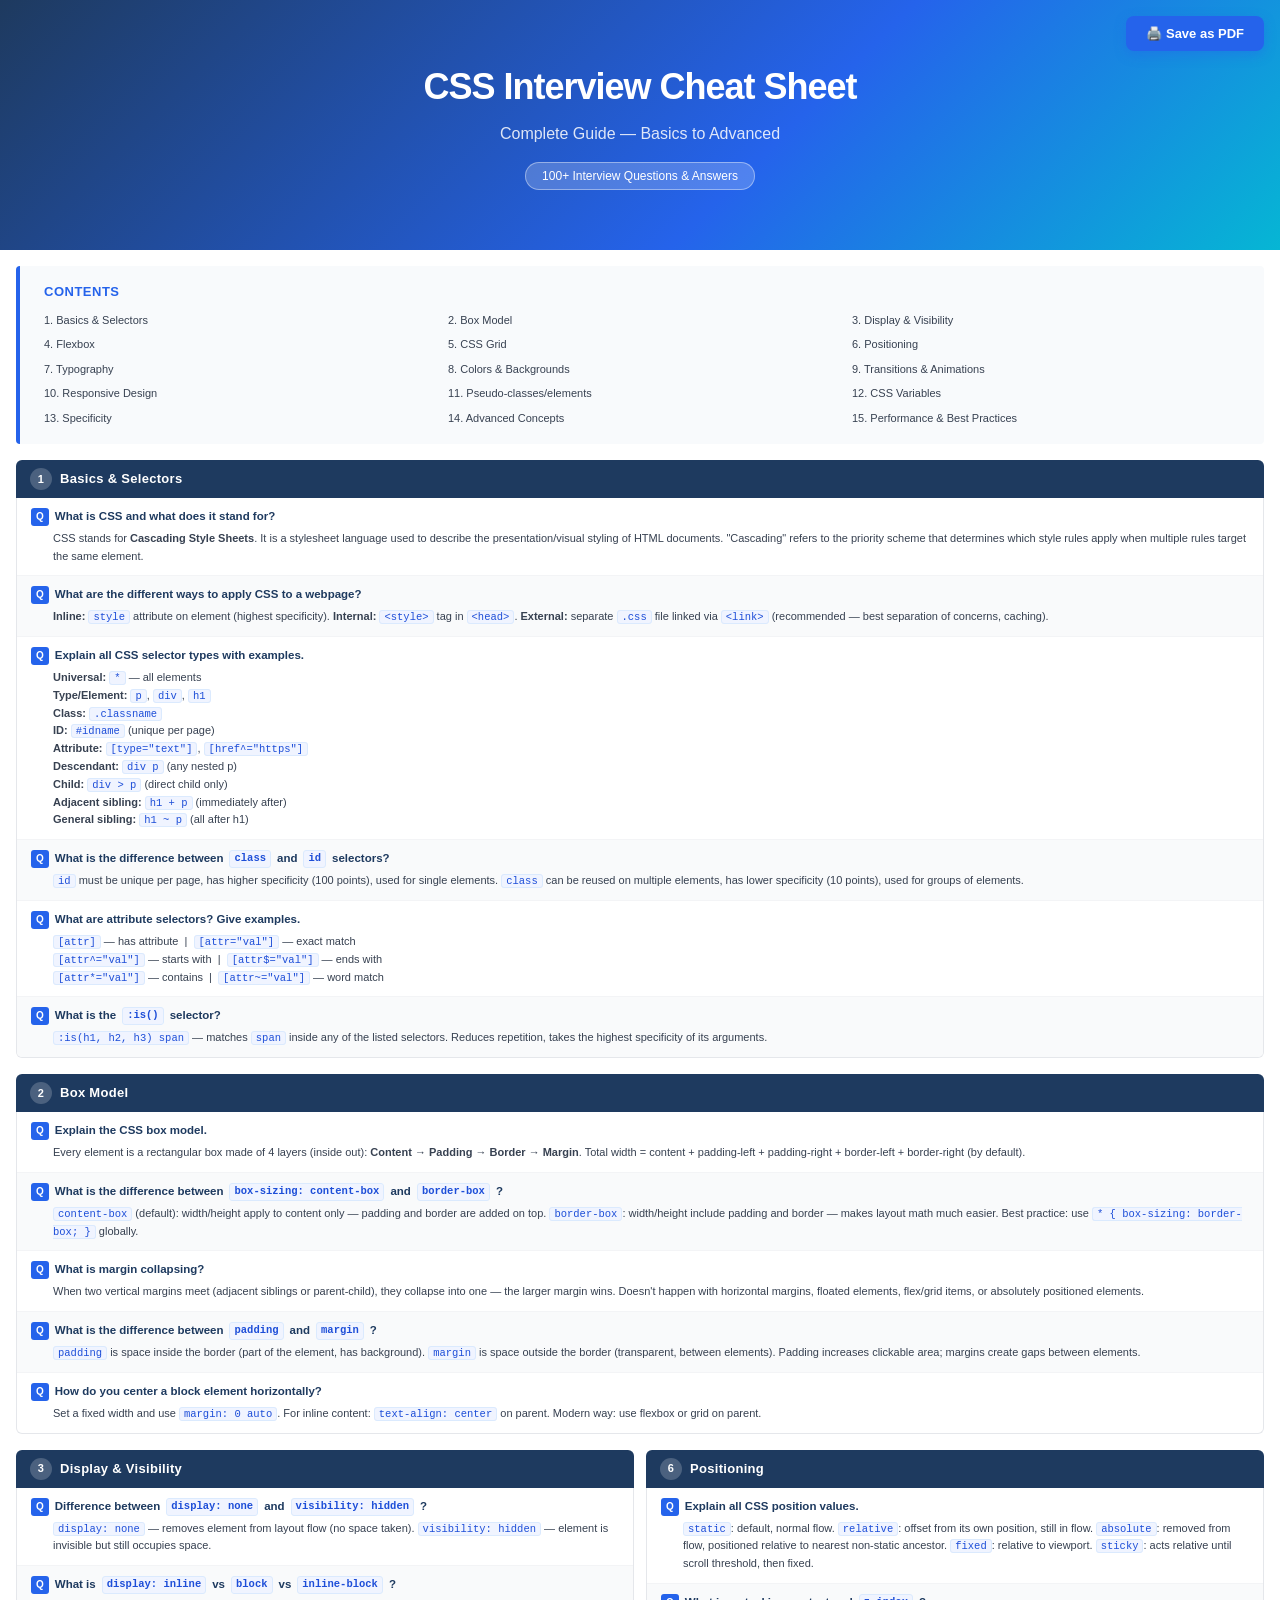
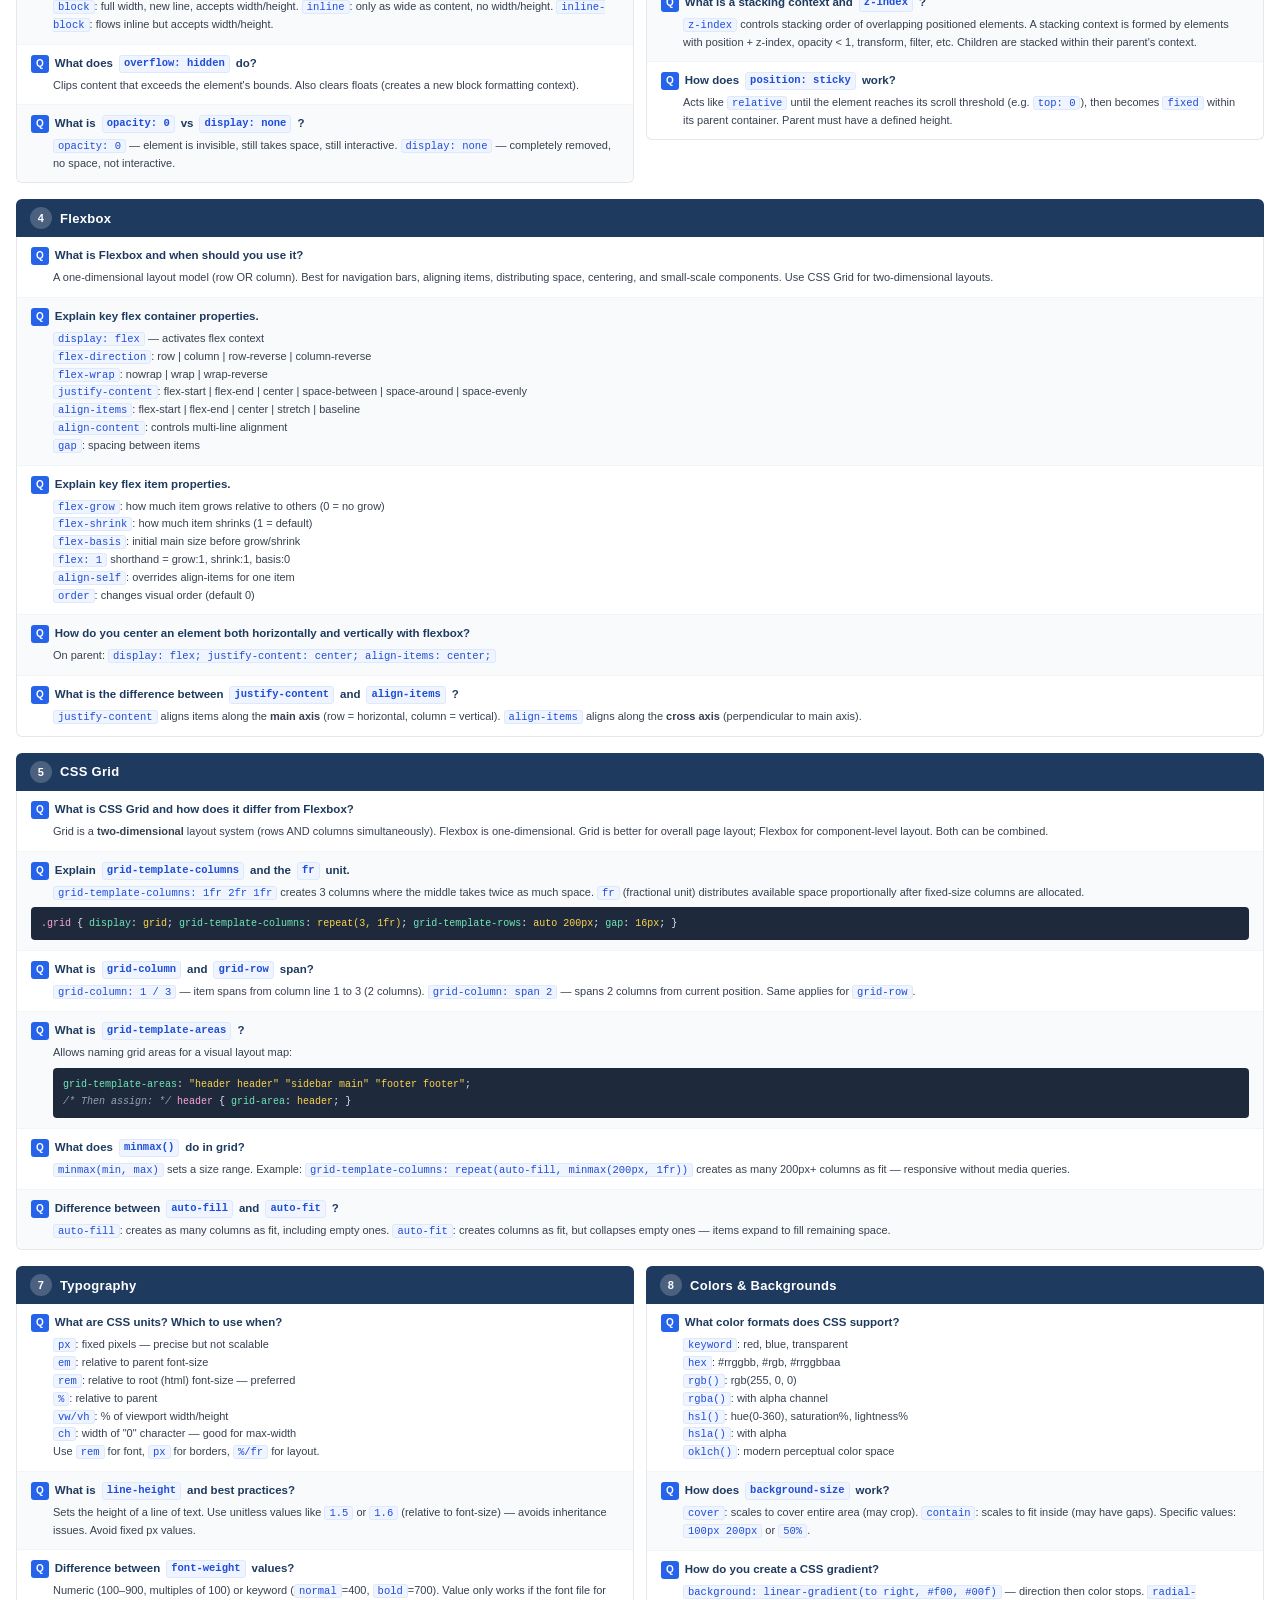
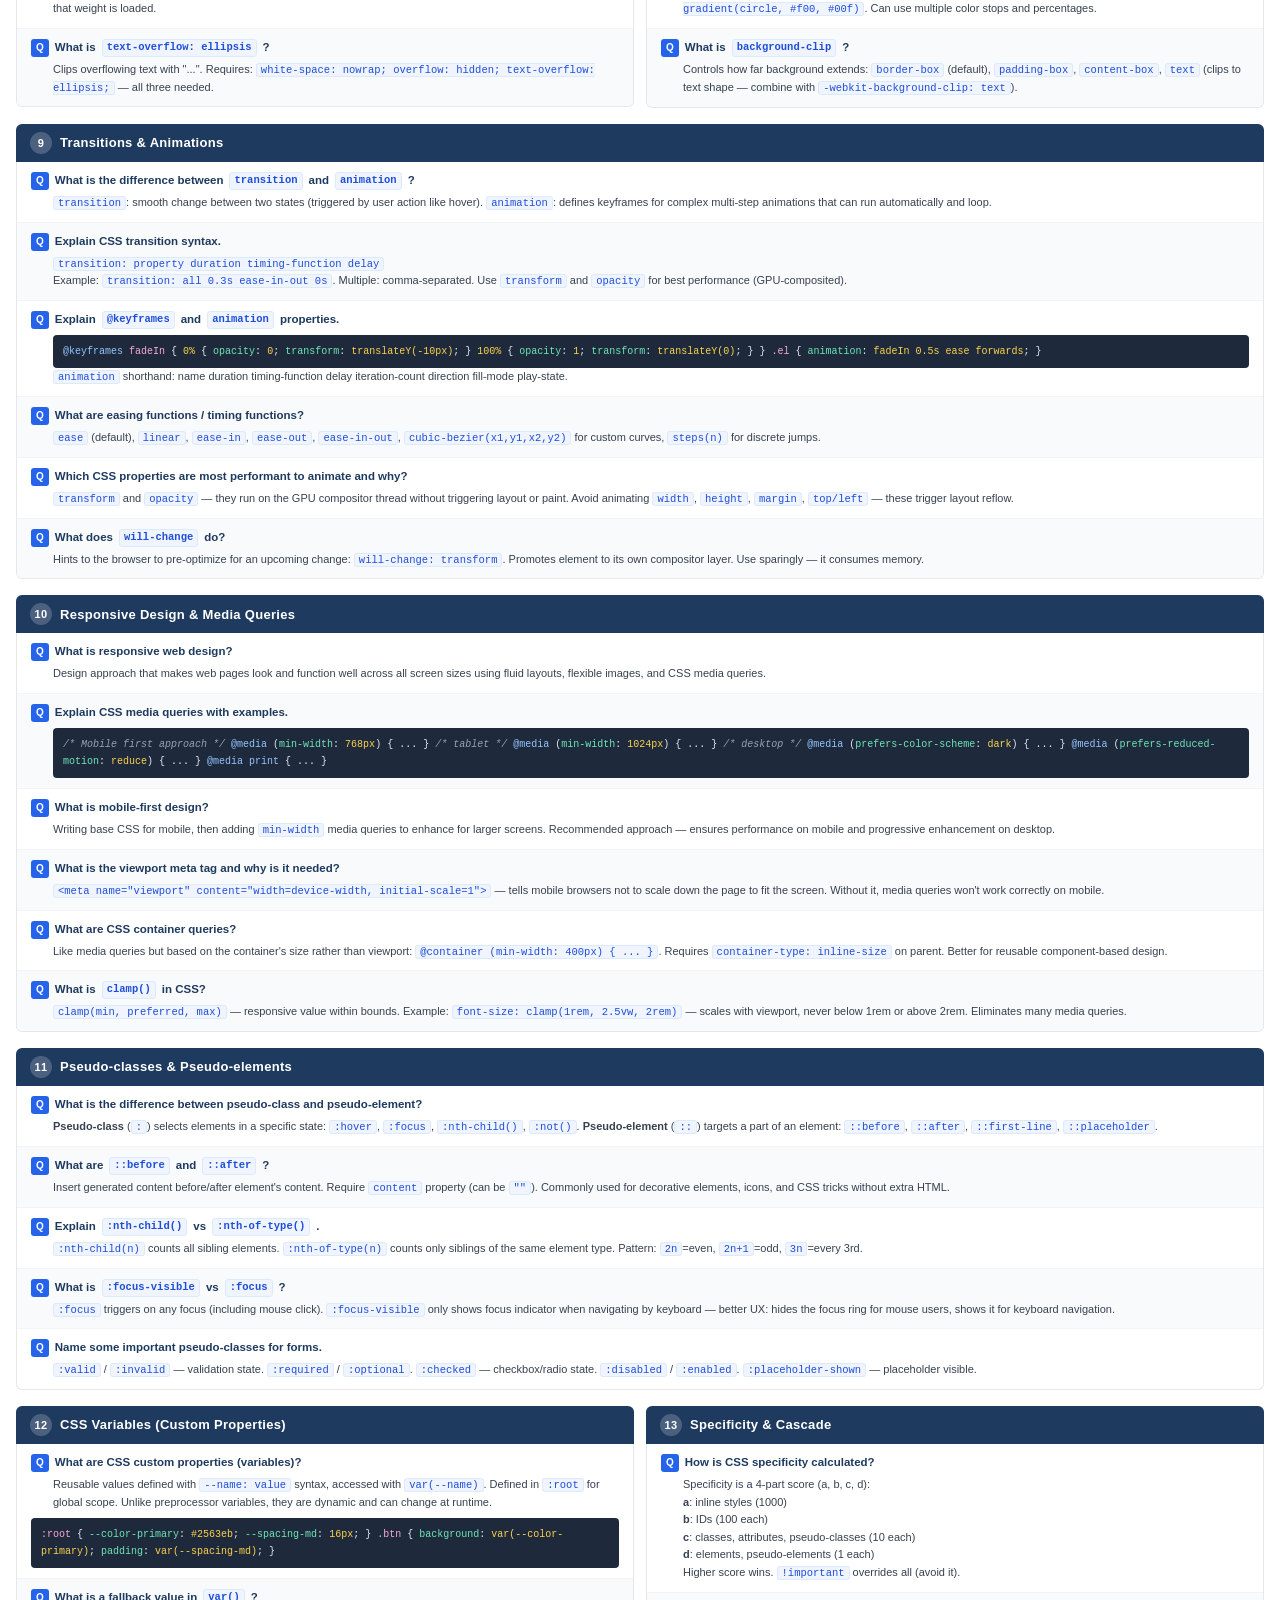
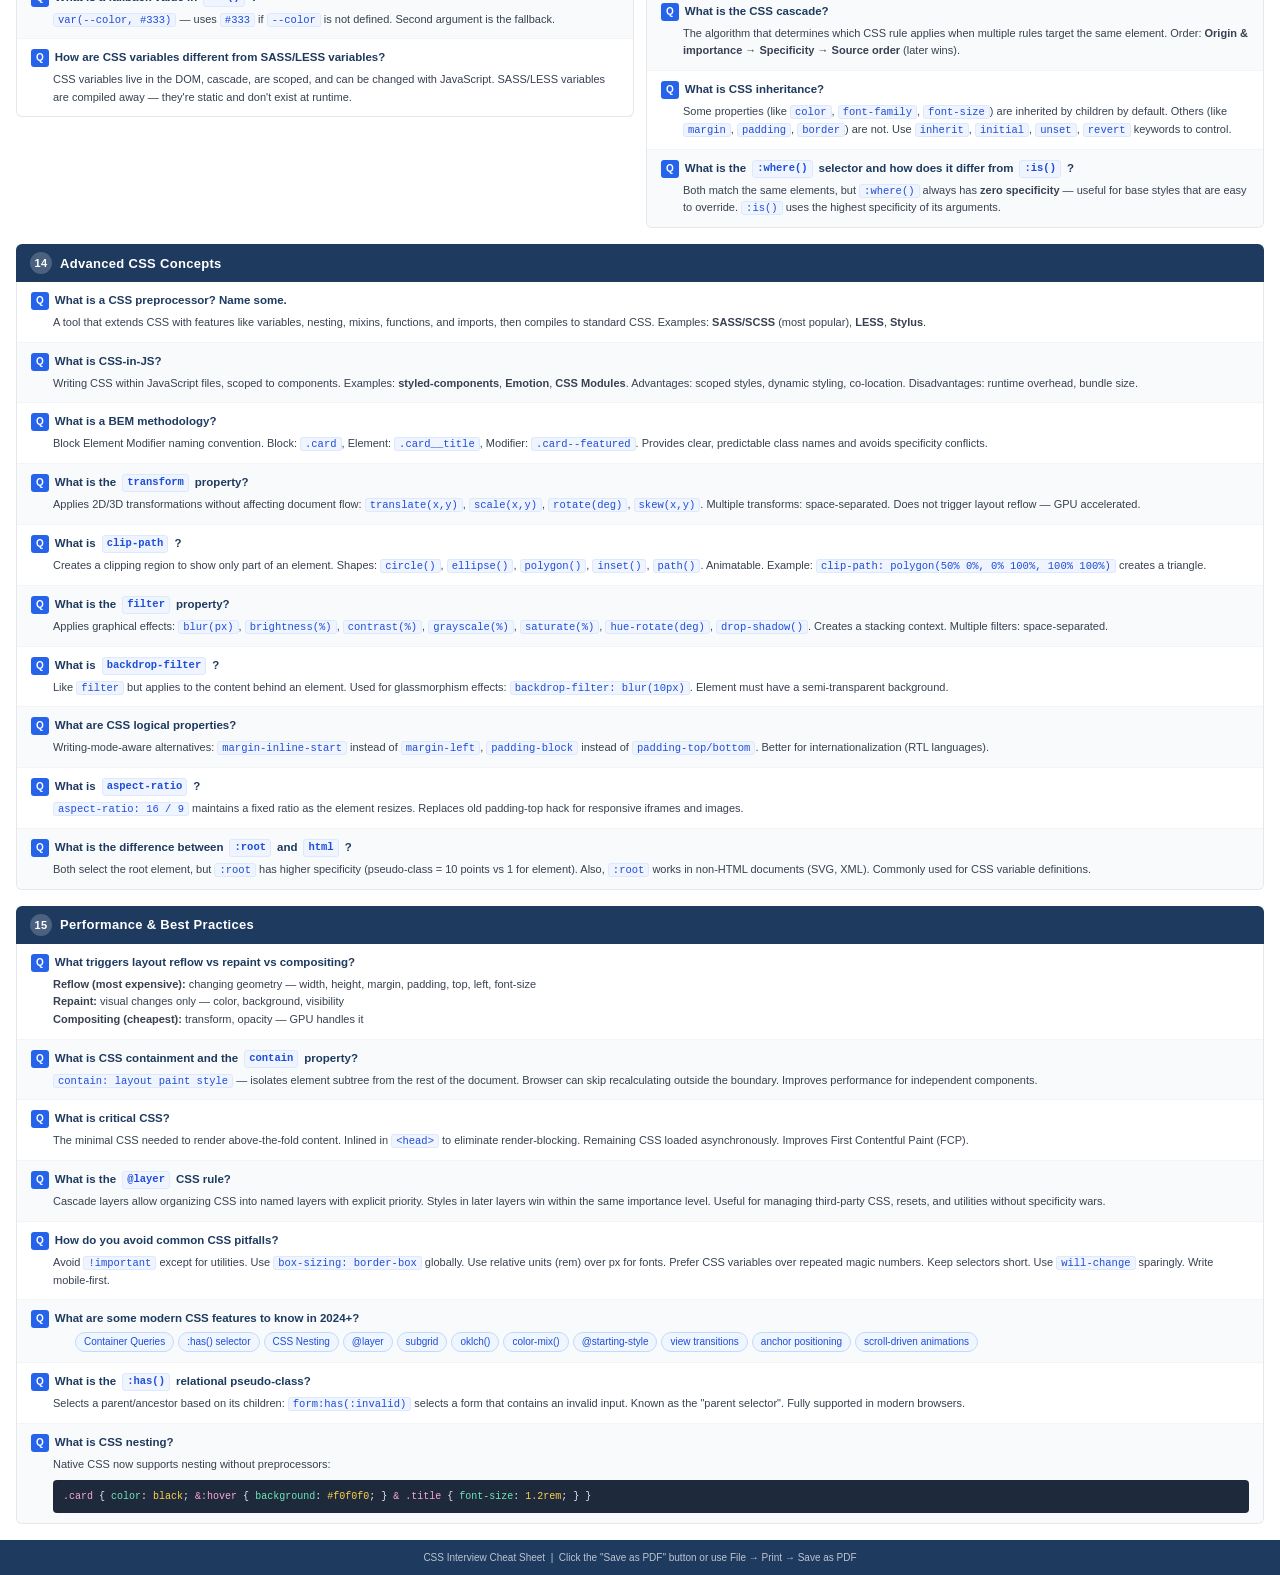
<file: css_interview_cheat_sheet.html>
<!DOCTYPE html>
<html>
<head>
<meta charset="UTF-8">
<style>
  @media print {
    body { margin: 0; }
    .page-break { page-break-before: always; }
    .no-print { display: none; }
  }

  * { box-sizing: border-box; margin: 0; padding: 0; }

  body {
    font-family: 'Segoe UI', Arial, sans-serif;
    font-size: 12px;
    line-height: 1.5;
    color: #1a1a1a;
    background: #fff;
    padding: 0;
  }

  .cover {
    background: linear-gradient(135deg, #1e3a5f 0%, #2563eb 60%, #06b6d4 100%);
    color: white;
    padding: 60px 40px;
    text-align: center;
    min-height: 220px;
    display: flex;
    flex-direction: column;
    align-items: center;
    justify-content: center;
  }

  .cover h1 {
    font-size: 36px;
    font-weight: 800;
    letter-spacing: -1px;
    margin-bottom: 8px;
  }

  .cover h2 {
    font-size: 16px;
    font-weight: 400;
    opacity: 0.85;
    margin-bottom: 16px;
  }

  .cover .badge {
    background: rgba(255,255,255,0.2);
    border: 1px solid rgba(255,255,255,0.4);
    border-radius: 20px;
    padding: 4px 16px;
    font-size: 12px;
    display: inline-block;
  }

  .toc {
    background: #f8fafc;
    border-left: 4px solid #2563eb;
    padding: 16px 24px;
    margin: 16px;
    border-radius: 4px;
  }

  .toc h3 { font-size: 13px; color: #2563eb; margin-bottom: 8px; text-transform: uppercase; letter-spacing: 0.5px; }
  .toc-grid { display: grid; grid-template-columns: repeat(3, 1fr); gap: 4px 16px; }
  .toc-item { font-size: 11px; color: #374151; padding: 2px 0; }
  .toc-item span { color: #6b7280; }

  .section {
    margin: 0 16px 16px;
  }

  .section-header {
    background: #1e3a5f;
    color: white;
    padding: 8px 14px;
    border-radius: 6px 6px 0 0;
    font-size: 13px;
    font-weight: 700;
    letter-spacing: 0.3px;
    display: flex;
    align-items: center;
    gap: 8px;
  }

  .section-header .num {
    background: rgba(255,255,255,0.2);
    border-radius: 50%;
    width: 22px;
    height: 22px;
    display: flex;
    align-items: center;
    justify-content: center;
    font-size: 11px;
    font-weight: 600;
    flex-shrink: 0;
  }

  .section-body {
    border: 1px solid #e5e7eb;
    border-top: none;
    border-radius: 0 0 6px 6px;
    overflow: hidden;
  }

  .qa {
    padding: 10px 14px;
    border-bottom: 1px solid #f3f4f6;
  }

  .qa:last-child { border-bottom: none; }
  .qa:nth-child(even) { background: #f9fafb; }

  .q {
    font-weight: 600;
    color: #1e3a5f;
    font-size: 11.5px;
    margin-bottom: 4px;
    display: flex;
    gap: 6px;
  }

  .q::before {
    content: "Q";
    background: #2563eb;
    color: white;
    border-radius: 3px;
    padding: 0 5px;
    font-size: 10px;
    font-weight: 700;
    flex-shrink: 0;
    line-height: 18px;
    height: 18px;
  }

  .a {
    color: #374151;
    font-size: 11px;
    padding-left: 22px;
    line-height: 1.6;
  }

  code {
    background: #f0f4ff;
    border: 1px solid #dbeafe;
    border-radius: 3px;
    padding: 0 4px;
    font-family: 'Courier New', monospace;
    font-size: 10.5px;
    color: #1d4ed8;
  }

  .code-block {
    background: #1e293b;
    color: #e2e8f0;
    border-radius: 4px;
    padding: 8px 10px;
    font-family: 'Courier New', monospace;
    font-size: 10px;
    margin-top: 6px;
    line-height: 1.7;
    overflow: hidden;
  }

  .code-block .kw { color: #93c5fd; }
  .code-block .prop { color: #6ee7b7; }
  .code-block .val { color: #fcd34d; }
  .code-block .cmt { color: #94a3b8; font-style: italic; }
  .code-block .sel { color: #f9a8d4; }

  .two-col {
    display: grid;
    grid-template-columns: 1fr 1fr;
    gap: 12px;
    margin: 0 16px 16px;
  }

  .two-col .section { margin: 0; }

  .tip {
    background: #ecfdf5;
    border-left: 3px solid #10b981;
    padding: 6px 10px;
    border-radius: 0 4px 4px 0;
    margin-top: 4px;
    font-size: 10.5px;
    color: #065f46;
    padding-left: 22px;
  }

  .warn {
    background: #fffbeb;
    border-left: 3px solid #f59e0b;
    padding: 6px 10px;
    border-radius: 0 4px 4px 0;
    margin-top: 4px;
    font-size: 10.5px;
    color: #78350f;
    padding-left: 22px;
  }

  .tags {
    display: flex;
    flex-wrap: wrap;
    gap: 4px;
    padding-left: 22px;
    margin-top: 4px;
  }

  .tag {
    background: #eff6ff;
    border: 1px solid #bfdbfe;
    color: #1d4ed8;
    border-radius: 10px;
    padding: 1px 8px;
    font-size: 10px;
  }

  .footer {
    background: #1e3a5f;
    color: rgba(255,255,255,0.7);
    text-align: center;
    padding: 10px;
    font-size: 10px;
    margin-top: 16px;
  }

  .print-btn {
    position: fixed;
    top: 16px;
    right: 16px;
    background: #2563eb;
    color: white;
    border: none;
    border-radius: 8px;
    padding: 10px 20px;
    font-size: 13px;
    font-weight: 600;
    cursor: pointer;
    box-shadow: 0 4px 12px rgba(37,99,235,0.4);
    z-index: 999;
  }

  .print-btn:hover { background: #1d4ed8; }
</style>
</head>
<body>

<button class="print-btn no-print" onclick="window.print()">🖨️ Save as PDF</button>

<!-- COVER -->
<div class="cover">
  <h1>CSS Interview Cheat Sheet</h1>
  <h2>Complete Guide — Basics to Advanced</h2>
  <div class="badge">100+ Interview Questions &amp; Answers</div>
</div>

<!-- TOC -->
<div class="toc">
  <h3>Contents</h3>
  <div class="toc-grid">
    <div class="toc-item">1. Basics &amp; Selectors</div>
    <div class="toc-item">2. Box Model</div>
    <div class="toc-item">3. Display &amp; Visibility</div>
    <div class="toc-item">4. Flexbox</div>
    <div class="toc-item">5. CSS Grid</div>
    <div class="toc-item">6. Positioning</div>
    <div class="toc-item">7. Typography</div>
    <div class="toc-item">8. Colors &amp; Backgrounds</div>
    <div class="toc-item">9. Transitions &amp; Animations</div>
    <div class="toc-item">10. Responsive Design</div>
    <div class="toc-item">11. Pseudo-classes/elements</div>
    <div class="toc-item">12. CSS Variables</div>
    <div class="toc-item">13. Specificity</div>
    <div class="toc-item">14. Advanced Concepts</div>
    <div class="toc-item">15. Performance &amp; Best Practices</div>
  </div>
</div>

<!-- SECTION 1 -->
<div class="section">
  <div class="section-header"><span class="num">1</span> Basics &amp; Selectors</div>
  <div class="section-body">
    <div class="qa">
      <div class="q">What is CSS and what does it stand for?</div>
      <div class="a">CSS stands for <strong>Cascading Style Sheets</strong>. It is a stylesheet language used to describe the presentation/visual styling of HTML documents. "Cascading" refers to the priority scheme that determines which style rules apply when multiple rules target the same element.</div>
    </div>
    <div class="qa">
      <div class="q">What are the different ways to apply CSS to a webpage?</div>
      <div class="a"><strong>Inline:</strong> <code>style</code> attribute on element (highest specificity). <strong>Internal:</strong> <code>&lt;style&gt;</code> tag in <code>&lt;head&gt;</code>. <strong>External:</strong> separate <code>.css</code> file linked via <code>&lt;link&gt;</code> (recommended — best separation of concerns, caching).</div>
    </div>
    <div class="qa">
      <div class="q">Explain all CSS selector types with examples.</div>
      <div class="a">
        <strong>Universal:</strong> <code>*</code> — all elements<br>
        <strong>Type/Element:</strong> <code>p</code>, <code>div</code>, <code>h1</code><br>
        <strong>Class:</strong> <code>.classname</code><br>
        <strong>ID:</strong> <code>#idname</code> (unique per page)<br>
        <strong>Attribute:</strong> <code>[type="text"]</code>, <code>[href^="https"]</code><br>
        <strong>Descendant:</strong> <code>div p</code> (any nested p)<br>
        <strong>Child:</strong> <code>div &gt; p</code> (direct child only)<br>
        <strong>Adjacent sibling:</strong> <code>h1 + p</code> (immediately after)<br>
        <strong>General sibling:</strong> <code>h1 ~ p</code> (all after h1)
      </div>
    </div>
    <div class="qa">
      <div class="q">What is the difference between <code>class</code> and <code>id</code> selectors?</div>
      <div class="a"><code>id</code> must be unique per page, has higher specificity (100 points), used for single elements. <code>class</code> can be reused on multiple elements, has lower specificity (10 points), used for groups of elements.</div>
    </div>
    <div class="qa">
      <div class="q">What are attribute selectors? Give examples.</div>
      <div class="a">
        <code>[attr]</code> — has attribute &nbsp;|&nbsp; <code>[attr="val"]</code> — exact match<br>
        <code>[attr^="val"]</code> — starts with &nbsp;|&nbsp; <code>[attr$="val"]</code> — ends with<br>
        <code>[attr*="val"]</code> — contains &nbsp;|&nbsp; <code>[attr~="val"]</code> — word match
      </div>
    </div>
    <div class="qa">
      <div class="q">What is the <code>:is()</code> selector?</div>
      <div class="a"><code>:is(h1, h2, h3) span</code> — matches <code>span</code> inside any of the listed selectors. Reduces repetition, takes the highest specificity of its arguments.</div>
    </div>
  </div>
</div>

<!-- SECTION 2 -->
<div class="section">
  <div class="section-header"><span class="num">2</span> Box Model</div>
  <div class="section-body">
    <div class="qa">
      <div class="q">Explain the CSS box model.</div>
      <div class="a">Every element is a rectangular box made of 4 layers (inside out): <strong>Content</strong> → <strong>Padding</strong> → <strong>Border</strong> → <strong>Margin</strong>. Total width = content + padding-left + padding-right + border-left + border-right (by default).</div>
    </div>
    <div class="qa">
      <div class="q">What is the difference between <code>box-sizing: content-box</code> and <code>border-box</code>?</div>
      <div class="a"><code>content-box</code> (default): width/height apply to content only — padding and border are added on top. <code>border-box</code>: width/height include padding and border — makes layout math much easier. Best practice: use <code>* { box-sizing: border-box; }</code> globally.</div>
    </div>
    <div class="qa">
      <div class="q">What is margin collapsing?</div>
      <div class="a">When two vertical margins meet (adjacent siblings or parent-child), they collapse into one — the larger margin wins. Doesn't happen with horizontal margins, floated elements, flex/grid items, or absolutely positioned elements.</div>
    </div>
    <div class="qa">
      <div class="q">What is the difference between <code>padding</code> and <code>margin</code>?</div>
      <div class="a"><code>padding</code> is space inside the border (part of the element, has background). <code>margin</code> is space outside the border (transparent, between elements). Padding increases clickable area; margins create gaps between elements.</div>
    </div>
    <div class="qa">
      <div class="q">How do you center a block element horizontally?</div>
      <div class="a">Set a fixed width and use <code>margin: 0 auto</code>. For inline content: <code>text-align: center</code> on parent. Modern way: use flexbox or grid on parent.</div>
    </div>
  </div>
</div>

<!-- TWO COLUMN for sections 3 & 6 -->
<div class="two-col">
  <div class="section">
    <div class="section-header"><span class="num">3</span> Display &amp; Visibility</div>
    <div class="section-body">
      <div class="qa">
        <div class="q">Difference between <code>display: none</code> and <code>visibility: hidden</code>?</div>
        <div class="a"><code>display: none</code> — removes element from layout flow (no space taken). <code>visibility: hidden</code> — element is invisible but still occupies space.</div>
      </div>
      <div class="qa">
        <div class="q">What is <code>display: inline</code> vs <code>block</code> vs <code>inline-block</code>?</div>
        <div class="a"><code>block</code>: full width, new line, accepts width/height. <code>inline</code>: only as wide as content, no width/height. <code>inline-block</code>: flows inline but accepts width/height.</div>
      </div>
      <div class="qa">
        <div class="q">What does <code>overflow: hidden</code> do?</div>
        <div class="a">Clips content that exceeds the element's bounds. Also clears floats (creates a new block formatting context).</div>
      </div>
      <div class="qa">
        <div class="q">What is <code>opacity: 0</code> vs <code>display: none</code>?</div>
        <div class="a"><code>opacity: 0</code> — element is invisible, still takes space, still interactive. <code>display: none</code> — completely removed, no space, not interactive.</div>
      </div>
    </div>
  </div>
  <div class="section">
    <div class="section-header"><span class="num">6</span> Positioning</div>
    <div class="section-body">
      <div class="qa">
        <div class="q">Explain all CSS position values.</div>
        <div class="a"><code>static</code>: default, normal flow. <code>relative</code>: offset from its own position, still in flow. <code>absolute</code>: removed from flow, positioned relative to nearest non-static ancestor. <code>fixed</code>: relative to viewport. <code>sticky</code>: acts relative until scroll threshold, then fixed.</div>
      </div>
      <div class="qa">
        <div class="q">What is a stacking context and <code>z-index</code>?</div>
        <div class="a"><code>z-index</code> controls stacking order of overlapping positioned elements. A stacking context is formed by elements with position + z-index, opacity &lt; 1, transform, filter, etc. Children are stacked within their parent's context.</div>
      </div>
      <div class="qa">
        <div class="q">How does <code>position: sticky</code> work?</div>
        <div class="a">Acts like <code>relative</code> until the element reaches its scroll threshold (e.g. <code>top: 0</code>), then becomes <code>fixed</code> within its parent container. Parent must have a defined height.</div>
      </div>
    </div>
  </div>
</div>

<!-- SECTION 4 - FLEXBOX -->
<div class="section">
  <div class="section-header"><span class="num">4</span> Flexbox</div>
  <div class="section-body">
    <div class="qa">
      <div class="q">What is Flexbox and when should you use it?</div>
      <div class="a">A one-dimensional layout model (row OR column). Best for navigation bars, aligning items, distributing space, centering, and small-scale components. Use CSS Grid for two-dimensional layouts.</div>
    </div>
    <div class="qa">
      <div class="q">Explain key flex container properties.</div>
      <div class="a">
        <code>display: flex</code> — activates flex context<br>
        <code>flex-direction</code>: row | column | row-reverse | column-reverse<br>
        <code>flex-wrap</code>: nowrap | wrap | wrap-reverse<br>
        <code>justify-content</code>: flex-start | flex-end | center | space-between | space-around | space-evenly<br>
        <code>align-items</code>: flex-start | flex-end | center | stretch | baseline<br>
        <code>align-content</code>: controls multi-line alignment<br>
        <code>gap</code>: spacing between items
      </div>
    </div>
    <div class="qa">
      <div class="q">Explain key flex item properties.</div>
      <div class="a">
        <code>flex-grow</code>: how much item grows relative to others (0 = no grow)<br>
        <code>flex-shrink</code>: how much item shrinks (1 = default)<br>
        <code>flex-basis</code>: initial main size before grow/shrink<br>
        <code>flex: 1</code> shorthand = grow:1, shrink:1, basis:0<br>
        <code>align-self</code>: overrides align-items for one item<br>
        <code>order</code>: changes visual order (default 0)
      </div>
    </div>
    <div class="qa">
      <div class="q">How do you center an element both horizontally and vertically with flexbox?</div>
      <div class="a">On parent: <code>display: flex; justify-content: center; align-items: center;</code></div>
    </div>
    <div class="qa">
      <div class="q">What is the difference between <code>justify-content</code> and <code>align-items</code>?</div>
      <div class="a"><code>justify-content</code> aligns items along the <strong>main axis</strong> (row = horizontal, column = vertical). <code>align-items</code> aligns along the <strong>cross axis</strong> (perpendicular to main axis).</div>
    </div>
  </div>
</div>

<!-- SECTION 5 - GRID -->
<div class="section">
  <div class="section-header"><span class="num">5</span> CSS Grid</div>
  <div class="section-body">
    <div class="qa">
      <div class="q">What is CSS Grid and how does it differ from Flexbox?</div>
      <div class="a">Grid is a <strong>two-dimensional</strong> layout system (rows AND columns simultaneously). Flexbox is one-dimensional. Grid is better for overall page layout; Flexbox for component-level layout. Both can be combined.</div>
    </div>
    <div class="qa">
      <div class="q">Explain <code>grid-template-columns</code> and the <code>fr</code> unit.</div>
      <div class="a"><code>grid-template-columns: 1fr 2fr 1fr</code> creates 3 columns where the middle takes twice as much space. <code>fr</code> (fractional unit) distributes available space proportionally after fixed-size columns are allocated.</div>
      <div class="code-block"><span class="sel">.grid</span> {
  <span class="prop">display</span>: <span class="val">grid</span>;
  <span class="prop">grid-template-columns</span>: <span class="val">repeat(3, 1fr)</span>;
  <span class="prop">grid-template-rows</span>: <span class="val">auto 200px</span>;
  <span class="prop">gap</span>: <span class="val">16px</span>;
}</div>
    </div>
    <div class="qa">
      <div class="q">What is <code>grid-column</code> and <code>grid-row</code> span?</div>
      <div class="a"><code>grid-column: 1 / 3</code> — item spans from column line 1 to 3 (2 columns). <code>grid-column: span 2</code> — spans 2 columns from current position. Same applies for <code>grid-row</code>.</div>
    </div>
    <div class="qa">
      <div class="q">What is <code>grid-template-areas</code>?</div>
      <div class="a">Allows naming grid areas for a visual layout map:
      <div class="code-block"><span class="prop">grid-template-areas</span>: <span class="val">"header header"
                       "sidebar main"
                       "footer footer"</span>;<br><span class="cmt">/* Then assign: */</span>
<span class="sel">header</span> { <span class="prop">grid-area</span>: <span class="val">header</span>; }</div>
      </div>
    </div>
    <div class="qa">
      <div class="q">What does <code>minmax()</code> do in grid?</div>
      <div class="a"><code>minmax(min, max)</code> sets a size range. Example: <code>grid-template-columns: repeat(auto-fill, minmax(200px, 1fr))</code> creates as many 200px+ columns as fit — responsive without media queries.</div>
    </div>
    <div class="qa">
      <div class="q">Difference between <code>auto-fill</code> and <code>auto-fit</code>?</div>
      <div class="a"><code>auto-fill</code>: creates as many columns as fit, including empty ones. <code>auto-fit</code>: creates columns as fit, but collapses empty ones — items expand to fill remaining space.</div>
    </div>
  </div>
</div>

<!-- SECTION 7 & 8 two col -->
<div class="two-col">
  <div class="section">
    <div class="section-header"><span class="num">7</span> Typography</div>
    <div class="section-body">
      <div class="qa">
        <div class="q">What are CSS units? Which to use when?</div>
        <div class="a">
          <code>px</code>: fixed pixels — precise but not scalable<br>
          <code>em</code>: relative to parent font-size<br>
          <code>rem</code>: relative to root (html) font-size — preferred<br>
          <code>%</code>: relative to parent<br>
          <code>vw/vh</code>: % of viewport width/height<br>
          <code>ch</code>: width of "0" character — good for max-width<br>
          Use <code>rem</code> for font, <code>px</code> for borders, <code>%/fr</code> for layout.
        </div>
      </div>
      <div class="qa">
        <div class="q">What is <code>line-height</code> and best practices?</div>
        <div class="a">Sets the height of a line of text. Use unitless values like <code>1.5</code> or <code>1.6</code> (relative to font-size) — avoids inheritance issues. Avoid fixed px values.</div>
      </div>
      <div class="qa">
        <div class="q">Difference between <code>font-weight</code> values?</div>
        <div class="a">Numeric (100–900, multiples of 100) or keyword (<code>normal</code>=400, <code>bold</code>=700). Value only works if the font file for that weight is loaded.</div>
      </div>
      <div class="qa">
        <div class="q">What is <code>text-overflow: ellipsis</code>?</div>
        <div class="a">Clips overflowing text with "...". Requires: <code>white-space: nowrap; overflow: hidden; text-overflow: ellipsis;</code> — all three needed.</div>
      </div>
    </div>
  </div>
  <div class="section">
    <div class="section-header"><span class="num">8</span> Colors &amp; Backgrounds</div>
    <div class="section-body">
      <div class="qa">
        <div class="q">What color formats does CSS support?</div>
        <div class="a">
          <code>keyword</code>: red, blue, transparent<br>
          <code>hex</code>: #rrggbb, #rgb, #rrggbbaa<br>
          <code>rgb()</code>: rgb(255, 0, 0)<br>
          <code>rgba()</code>: with alpha channel<br>
          <code>hsl()</code>: hue(0-360), saturation%, lightness%<br>
          <code>hsla()</code>: with alpha<br>
          <code>oklch()</code>: modern perceptual color space
        </div>
      </div>
      <div class="qa">
        <div class="q">How does <code>background-size</code> work?</div>
        <div class="a"><code>cover</code>: scales to cover entire area (may crop). <code>contain</code>: scales to fit inside (may have gaps). Specific values: <code>100px 200px</code> or <code>50%</code>.</div>
      </div>
      <div class="qa">
        <div class="q">How do you create a CSS gradient?</div>
        <div class="a"><code>background: linear-gradient(to right, #f00, #00f)</code> — direction then color stops. <code>radial-gradient(circle, #f00, #00f)</code>. Can use multiple color stops and percentages.</div>
      </div>
      <div class="qa">
        <div class="q">What is <code>background-clip</code>?</div>
        <div class="a">Controls how far background extends: <code>border-box</code> (default), <code>padding-box</code>, <code>content-box</code>, <code>text</code> (clips to text shape — combine with <code>-webkit-background-clip: text</code>).</div>
      </div>
    </div>
  </div>
</div>

<!-- SECTION 9 ANIMATIONS -->
<div class="section">
  <div class="section-header"><span class="num">9</span> Transitions &amp; Animations</div>
  <div class="section-body">
    <div class="qa">
      <div class="q">What is the difference between <code>transition</code> and <code>animation</code>?</div>
      <div class="a"><code>transition</code>: smooth change between two states (triggered by user action like hover). <code>animation</code>: defines keyframes for complex multi-step animations that can run automatically and loop.</div>
    </div>
    <div class="qa">
      <div class="q">Explain CSS transition syntax.</div>
      <div class="a"><code>transition: property duration timing-function delay</code><br>Example: <code>transition: all 0.3s ease-in-out 0s</code>. Multiple: comma-separated. Use <code>transform</code> and <code>opacity</code> for best performance (GPU-composited).</div>
    </div>
    <div class="qa">
      <div class="q">Explain <code>@keyframes</code> and <code>animation</code> properties.</div>
      <div class="a">
        <div class="code-block"><span class="kw">@keyframes</span> <span class="sel">fadeIn</span> {
  <span class="val">0%</span>   { <span class="prop">opacity</span>: <span class="val">0</span>; <span class="prop">transform</span>: <span class="val">translateY(-10px)</span>; }
  <span class="val">100%</span> { <span class="prop">opacity</span>: <span class="val">1</span>; <span class="prop">transform</span>: <span class="val">translateY(0)</span>; }
}
<span class="sel">.el</span> { <span class="prop">animation</span>: <span class="val">fadeIn 0.5s ease forwards</span>; }</div>
        <code>animation</code> shorthand: name duration timing-function delay iteration-count direction fill-mode play-state.
      </div>
    </div>
    <div class="qa">
      <div class="q">What are easing functions / timing functions?</div>
      <div class="a"><code>ease</code> (default), <code>linear</code>, <code>ease-in</code>, <code>ease-out</code>, <code>ease-in-out</code>, <code>cubic-bezier(x1,y1,x2,y2)</code> for custom curves, <code>steps(n)</code> for discrete jumps.</div>
    </div>
    <div class="qa">
      <div class="q">Which CSS properties are most performant to animate and why?</div>
      <div class="a"><code>transform</code> and <code>opacity</code> — they run on the GPU compositor thread without triggering layout or paint. Avoid animating <code>width</code>, <code>height</code>, <code>margin</code>, <code>top/left</code> — these trigger layout reflow.</div>
    </div>
    <div class="qa">
      <div class="q">What does <code>will-change</code> do?</div>
      <div class="a">Hints to the browser to pre-optimize for an upcoming change: <code>will-change: transform</code>. Promotes element to its own compositor layer. Use sparingly — it consumes memory.</div>
    </div>
  </div>
</div>

<!-- SECTION 10 RESPONSIVE -->
<div class="section">
  <div class="section-header"><span class="num">10</span> Responsive Design &amp; Media Queries</div>
  <div class="section-body">
    <div class="qa">
      <div class="q">What is responsive web design?</div>
      <div class="a">Design approach that makes web pages look and function well across all screen sizes using fluid layouts, flexible images, and CSS media queries.</div>
    </div>
    <div class="qa">
      <div class="q">Explain CSS media queries with examples.</div>
      <div class="a">
        <div class="code-block"><span class="cmt">/* Mobile first approach */</span>
<span class="kw">@media</span> (<span class="prop">min-width</span>: <span class="val">768px</span>) { ... }   <span class="cmt">/* tablet */</span>
<span class="kw">@media</span> (<span class="prop">min-width</span>: <span class="val">1024px</span>) { ... }  <span class="cmt">/* desktop */</span>
<span class="kw">@media</span> (<span class="prop">prefers-color-scheme</span>: <span class="val">dark</span>) { ... }
<span class="kw">@media</span> (<span class="prop">prefers-reduced-motion</span>: <span class="val">reduce</span>) { ... }
<span class="kw">@media print</span> { ... }</div>
      </div>
    </div>
    <div class="qa">
      <div class="q">What is mobile-first design?</div>
      <div class="a">Writing base CSS for mobile, then adding <code>min-width</code> media queries to enhance for larger screens. Recommended approach — ensures performance on mobile and progressive enhancement on desktop.</div>
    </div>
    <div class="qa">
      <div class="q">What is the viewport meta tag and why is it needed?</div>
      <div class="a"><code>&lt;meta name="viewport" content="width=device-width, initial-scale=1"&gt;</code> — tells mobile browsers not to scale down the page to fit the screen. Without it, media queries won't work correctly on mobile.</div>
    </div>
    <div class="qa">
      <div class="q">What are CSS container queries?</div>
      <div class="a">Like media queries but based on the container's size rather than viewport: <code>@container (min-width: 400px) { ... }</code>. Requires <code>container-type: inline-size</code> on parent. Better for reusable component-based design.</div>
    </div>
    <div class="qa">
      <div class="q">What is <code>clamp()</code> in CSS?</div>
      <div class="a"><code>clamp(min, preferred, max)</code> — responsive value within bounds. Example: <code>font-size: clamp(1rem, 2.5vw, 2rem)</code> — scales with viewport, never below 1rem or above 2rem. Eliminates many media queries.</div>
    </div>
  </div>
</div>

<!-- SECTION 11 PSEUDO -->
<div class="section">
  <div class="section-header"><span class="num">11</span> Pseudo-classes &amp; Pseudo-elements</div>
  <div class="section-body">
    <div class="qa">
      <div class="q">What is the difference between pseudo-class and pseudo-element?</div>
      <div class="a"><strong>Pseudo-class</strong> (<code>:</code>) selects elements in a specific state: <code>:hover</code>, <code>:focus</code>, <code>:nth-child()</code>, <code>:not()</code>. <strong>Pseudo-element</strong> (<code>::</code>) targets a part of an element: <code>::before</code>, <code>::after</code>, <code>::first-line</code>, <code>::placeholder</code>.</div>
    </div>
    <div class="qa">
      <div class="q">What are <code>::before</code> and <code>::after</code>?</div>
      <div class="a">Insert generated content before/after element's content. Require <code>content</code> property (can be <code>""</code>). Commonly used for decorative elements, icons, and CSS tricks without extra HTML.</div>
    </div>
    <div class="qa">
      <div class="q">Explain <code>:nth-child()</code> vs <code>:nth-of-type()</code>.</div>
      <div class="a"><code>:nth-child(n)</code> counts all sibling elements. <code>:nth-of-type(n)</code> counts only siblings of the same element type. Pattern: <code>2n</code>=even, <code>2n+1</code>=odd, <code>3n</code>=every 3rd.</div>
    </div>
    <div class="qa">
      <div class="q">What is <code>:focus-visible</code> vs <code>:focus</code>?</div>
      <div class="a"><code>:focus</code> triggers on any focus (including mouse click). <code>:focus-visible</code> only shows focus indicator when navigating by keyboard — better UX: hides the focus ring for mouse users, shows it for keyboard navigation.</div>
    </div>
    <div class="qa">
      <div class="q">Name some important pseudo-classes for forms.</div>
      <div class="a"><code>:valid</code> / <code>:invalid</code> — validation state. <code>:required</code> / <code>:optional</code>. <code>:checked</code> — checkbox/radio state. <code>:disabled</code> / <code>:enabled</code>. <code>:placeholder-shown</code> — placeholder visible.</div>
    </div>
  </div>
</div>

<!-- SECTION 12 & 13 two col -->
<div class="two-col">
  <div class="section">
    <div class="section-header"><span class="num">12</span> CSS Variables (Custom Properties)</div>
    <div class="section-body">
      <div class="qa">
        <div class="q">What are CSS custom properties (variables)?</div>
        <div class="a">Reusable values defined with <code>--name: value</code> syntax, accessed with <code>var(--name)</code>. Defined in <code>:root</code> for global scope. Unlike preprocessor variables, they are dynamic and can change at runtime.</div>
        <div class="code-block"><span class="sel">:root</span> {
  <span class="prop">--color-primary</span>: <span class="val">#2563eb</span>;
  <span class="prop">--spacing-md</span>: <span class="val">16px</span>;
}
<span class="sel">.btn</span> {
  <span class="prop">background</span>: <span class="val">var(--color-primary)</span>;
  <span class="prop">padding</span>: <span class="val">var(--spacing-md)</span>;
}</div>
      </div>
      <div class="qa">
        <div class="q">What is a fallback value in <code>var()</code>?</div>
        <div class="a"><code>var(--color, #333)</code> — uses <code>#333</code> if <code>--color</code> is not defined. Second argument is the fallback.</div>
      </div>
      <div class="qa">
        <div class="q">How are CSS variables different from SASS/LESS variables?</div>
        <div class="a">CSS variables live in the DOM, cascade, are scoped, and can be changed with JavaScript. SASS/LESS variables are compiled away — they're static and don't exist at runtime.</div>
      </div>
    </div>
  </div>
  <div class="section">
    <div class="section-header"><span class="num">13</span> Specificity &amp; Cascade</div>
    <div class="section-body">
      <div class="qa">
        <div class="q">How is CSS specificity calculated?</div>
        <div class="a">Specificity is a 4-part score (a, b, c, d):<br>
          <strong>a</strong>: inline styles (1000)<br>
          <strong>b</strong>: IDs (100 each)<br>
          <strong>c</strong>: classes, attributes, pseudo-classes (10 each)<br>
          <strong>d</strong>: elements, pseudo-elements (1 each)<br>
          Higher score wins. <code>!important</code> overrides all (avoid it).
        </div>
      </div>
      <div class="qa">
        <div class="q">What is the CSS cascade?</div>
        <div class="a">The algorithm that determines which CSS rule applies when multiple rules target the same element. Order: <strong>Origin &amp; importance</strong> → <strong>Specificity</strong> → <strong>Source order</strong> (later wins).</div>
      </div>
      <div class="qa">
        <div class="q">What is CSS inheritance?</div>
        <div class="a">Some properties (like <code>color</code>, <code>font-family</code>, <code>font-size</code>) are inherited by children by default. Others (like <code>margin</code>, <code>padding</code>, <code>border</code>) are not. Use <code>inherit</code>, <code>initial</code>, <code>unset</code>, <code>revert</code> keywords to control.</div>
      </div>
      <div class="qa">
        <div class="q">What is the <code>:where()</code> selector and how does it differ from <code>:is()</code>?</div>
        <div class="a">Both match the same elements, but <code>:where()</code> always has <strong>zero specificity</strong> — useful for base styles that are easy to override. <code>:is()</code> uses the highest specificity of its arguments.</div>
      </div>
    </div>
  </div>
</div>

<!-- SECTION 14 ADVANCED -->
<div class="section">
  <div class="section-header"><span class="num">14</span> Advanced CSS Concepts</div>
  <div class="section-body">
    <div class="qa">
      <div class="q">What is a CSS preprocessor? Name some.</div>
      <div class="a">A tool that extends CSS with features like variables, nesting, mixins, functions, and imports, then compiles to standard CSS. Examples: <strong>SASS/SCSS</strong> (most popular), <strong>LESS</strong>, <strong>Stylus</strong>.</div>
    </div>
    <div class="qa">
      <div class="q">What is CSS-in-JS?</div>
      <div class="a">Writing CSS within JavaScript files, scoped to components. Examples: <strong>styled-components</strong>, <strong>Emotion</strong>, <strong>CSS Modules</strong>. Advantages: scoped styles, dynamic styling, co-location. Disadvantages: runtime overhead, bundle size.</div>
    </div>
    <div class="qa">
      <div class="q">What is a BEM methodology?</div>
      <div class="a">Block Element Modifier naming convention. Block: <code>.card</code>, Element: <code>.card__title</code>, Modifier: <code>.card--featured</code>. Provides clear, predictable class names and avoids specificity conflicts.</div>
    </div>
    <div class="qa">
      <div class="q">What is the <code>transform</code> property?</div>
      <div class="a">Applies 2D/3D transformations without affecting document flow: <code>translate(x,y)</code>, <code>scale(x,y)</code>, <code>rotate(deg)</code>, <code>skew(x,y)</code>. Multiple transforms: space-separated. Does not trigger layout reflow — GPU accelerated.</div>
    </div>
    <div class="qa">
      <div class="q">What is <code>clip-path</code>?</div>
      <div class="a">Creates a clipping region to show only part of an element. Shapes: <code>circle()</code>, <code>ellipse()</code>, <code>polygon()</code>, <code>inset()</code>, <code>path()</code>. Animatable. Example: <code>clip-path: polygon(50% 0%, 0% 100%, 100% 100%)</code> creates a triangle.</div>
    </div>
    <div class="qa">
      <div class="q">What is the <code>filter</code> property?</div>
      <div class="a">Applies graphical effects: <code>blur(px)</code>, <code>brightness(%)</code>, <code>contrast(%)</code>, <code>grayscale(%)</code>, <code>saturate(%)</code>, <code>hue-rotate(deg)</code>, <code>drop-shadow()</code>. Creates a stacking context. Multiple filters: space-separated.</div>
    </div>
    <div class="qa">
      <div class="q">What is <code>backdrop-filter</code>?</div>
      <div class="a">Like <code>filter</code> but applies to the content behind an element. Used for glassmorphism effects: <code>backdrop-filter: blur(10px)</code>. Element must have a semi-transparent background.</div>
    </div>
    <div class="qa">
      <div class="q">What are CSS logical properties?</div>
      <div class="a">Writing-mode-aware alternatives: <code>margin-inline-start</code> instead of <code>margin-left</code>, <code>padding-block</code> instead of <code>padding-top/bottom</code>. Better for internationalization (RTL languages).</div>
    </div>
    <div class="qa">
      <div class="q">What is <code>aspect-ratio</code>?</div>
      <div class="a"><code>aspect-ratio: 16 / 9</code> maintains a fixed ratio as the element resizes. Replaces old padding-top hack for responsive iframes and images.</div>
    </div>
    <div class="qa">
      <div class="q">What is the difference between <code>:root</code> and <code>html</code>?</div>
      <div class="a">Both select the root element, but <code>:root</code> has higher specificity (pseudo-class = 10 points vs 1 for element). Also, <code>:root</code> works in non-HTML documents (SVG, XML). Commonly used for CSS variable definitions.</div>
    </div>
  </div>
</div>

<!-- SECTION 15 PERFORMANCE -->
<div class="section">
  <div class="section-header"><span class="num">15</span> Performance &amp; Best Practices</div>
  <div class="section-body">
    <div class="qa">
      <div class="q">What triggers layout reflow vs repaint vs compositing?</div>
      <div class="a">
        <strong>Reflow (most expensive):</strong> changing geometry — width, height, margin, padding, top, left, font-size<br>
        <strong>Repaint:</strong> visual changes only — color, background, visibility<br>
        <strong>Compositing (cheapest):</strong> transform, opacity — GPU handles it
      </div>
    </div>
    <div class="qa">
      <div class="q">What is CSS containment and the <code>contain</code> property?</div>
      <div class="a"><code>contain: layout paint style</code> — isolates element subtree from the rest of the document. Browser can skip recalculating outside the boundary. Improves performance for independent components.</div>
    </div>
    <div class="qa">
      <div class="q">What is critical CSS?</div>
      <div class="a">The minimal CSS needed to render above-the-fold content. Inlined in <code>&lt;head&gt;</code> to eliminate render-blocking. Remaining CSS loaded asynchronously. Improves First Contentful Paint (FCP).</div>
    </div>
    <div class="qa">
      <div class="q">What is the <code>@layer</code> CSS rule?</div>
      <div class="a">Cascade layers allow organizing CSS into named layers with explicit priority. Styles in later layers win within the same importance level. Useful for managing third-party CSS, resets, and utilities without specificity wars.</div>
    </div>
    <div class="qa">
      <div class="q">How do you avoid common CSS pitfalls?</div>
      <div class="a">
        Avoid <code>!important</code> except for utilities. Use <code>box-sizing: border-box</code> globally. Use relative units (rem) over px for fonts. Prefer CSS variables over repeated magic numbers. Keep selectors short. Use <code>will-change</code> sparingly. Write mobile-first.
      </div>
    </div>
    <div class="qa">
      <div class="q">What are some modern CSS features to know in 2024+?</div>
      <div class="a">
        <div class="tags">
          <span class="tag">Container Queries</span>
          <span class="tag">:has() selector</span>
          <span class="tag">CSS Nesting</span>
          <span class="tag">@layer</span>
          <span class="tag">subgrid</span>
          <span class="tag">oklch()</span>
          <span class="tag">color-mix()</span>
          <span class="tag">@starting-style</span>
          <span class="tag">view transitions</span>
          <span class="tag">anchor positioning</span>
          <span class="tag">scroll-driven animations</span>
        </div>
      </div>
    </div>
    <div class="qa">
      <div class="q">What is the <code>:has()</code> relational pseudo-class?</div>
      <div class="a">Selects a parent/ancestor based on its children: <code>form:has(:invalid)</code> selects a form that contains an invalid input. Known as the "parent selector". Fully supported in modern browsers.</div>
    </div>
    <div class="qa">
      <div class="q">What is CSS nesting?</div>
      <div class="a">Native CSS now supports nesting without preprocessors:
        <div class="code-block"><span class="sel">.card</span> {
  <span class="prop">color</span>: <span class="val">black</span>;
  <span class="sel">&:hover</span> { <span class="prop">background</span>: <span class="val">#f0f0f0</span>; }
  <span class="sel">& .title</span> { <span class="prop">font-size</span>: <span class="val">1.2rem</span>; }
}</div>
      </div>
    </div>
  </div>
</div>

<div class="footer">
  CSS Interview Cheat Sheet &nbsp;|&nbsp; Click the "Save as PDF" button or use File → Print → Save as PDF
</div>

</body>
</html>
</file>
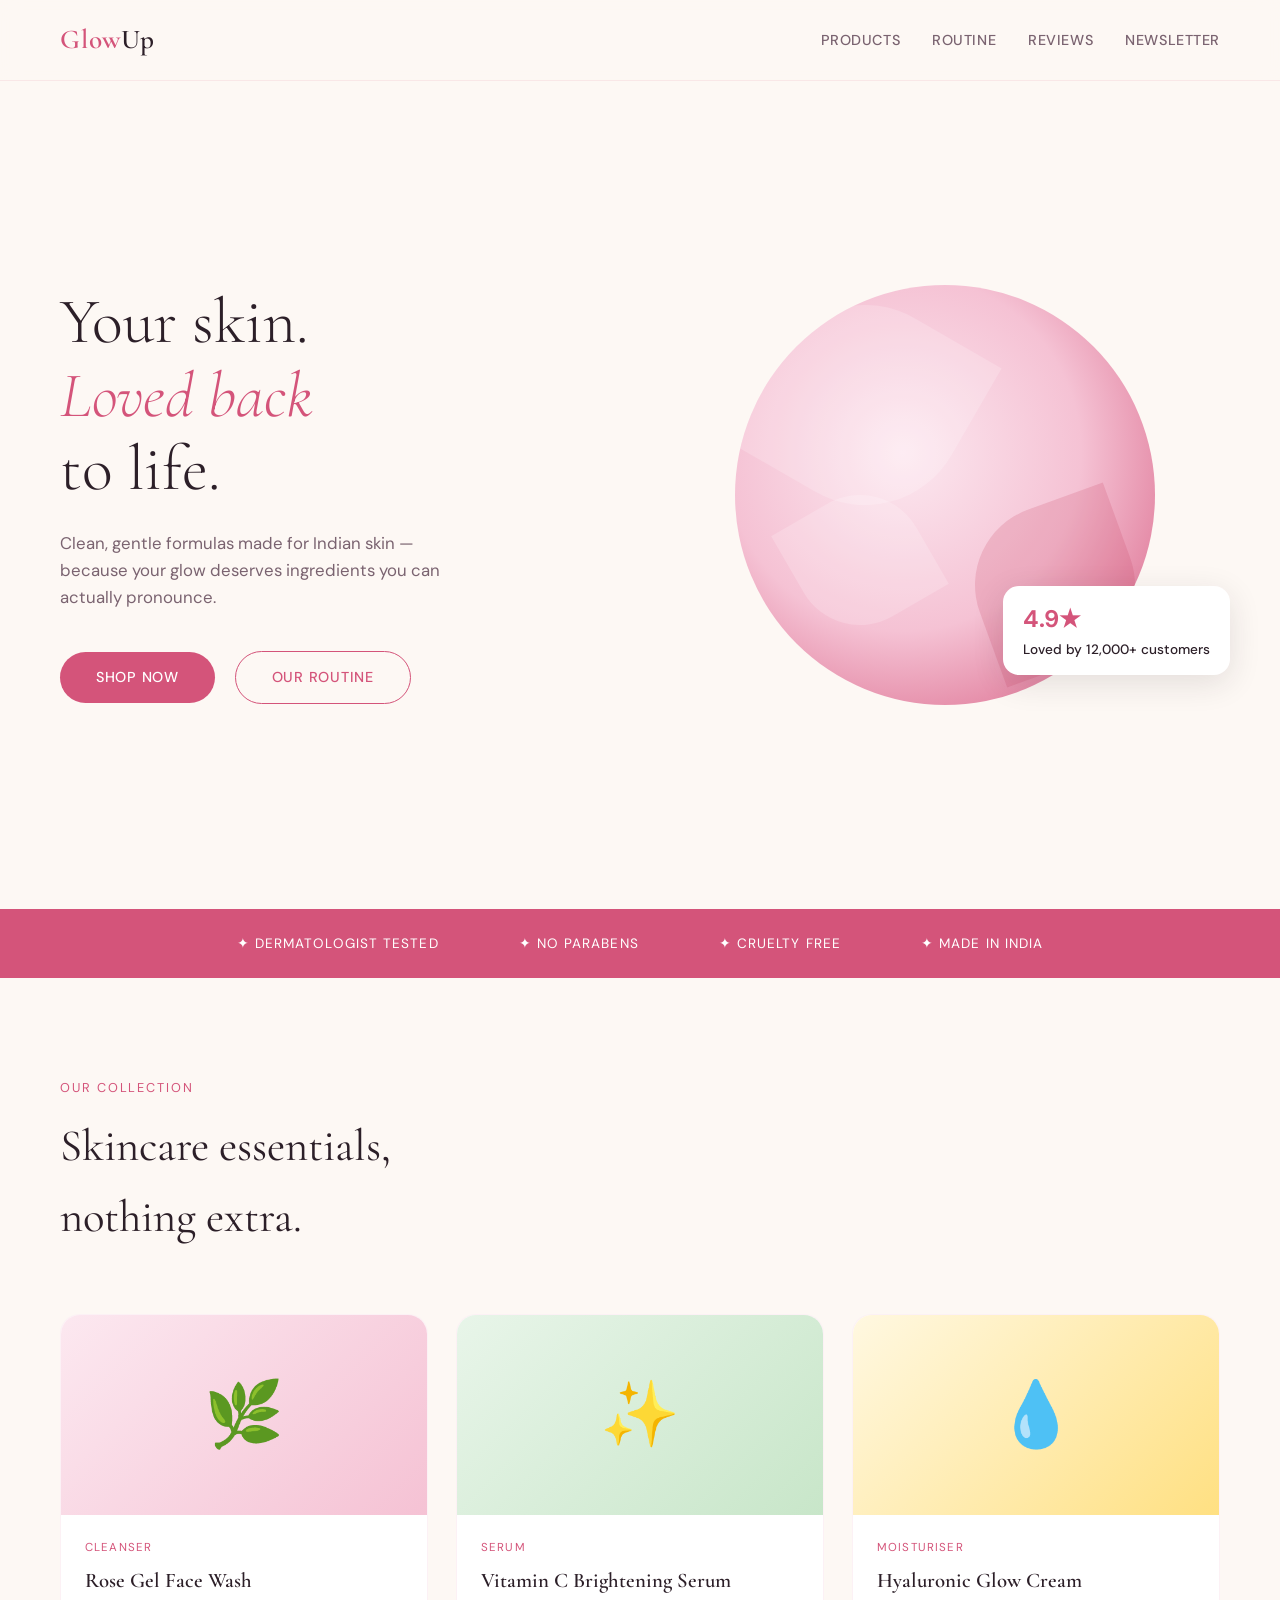
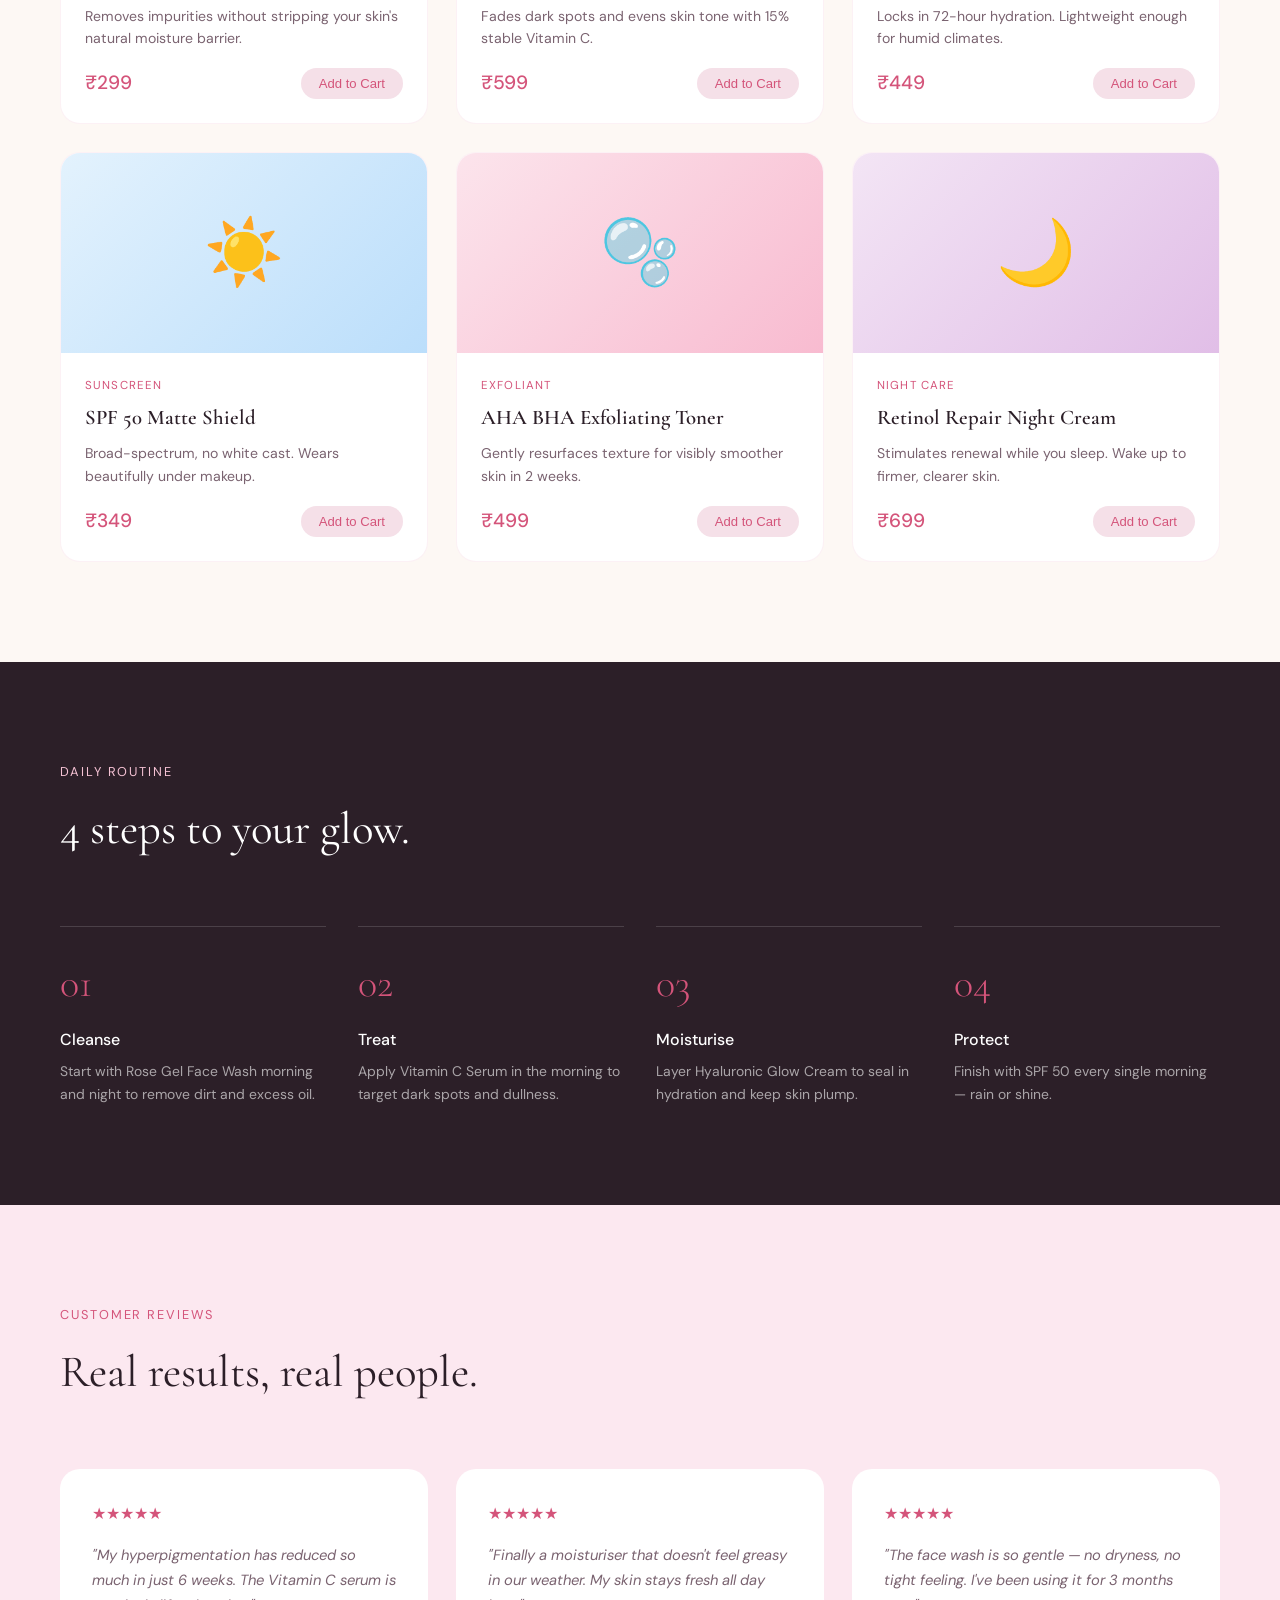
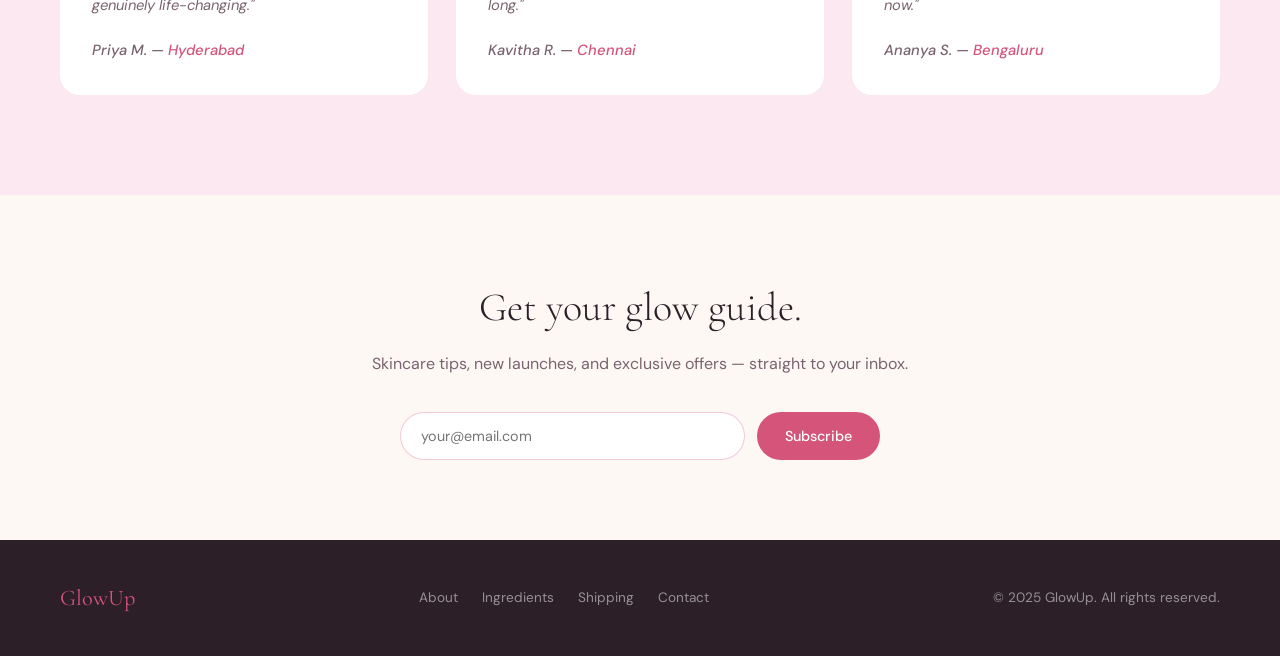
<file: skincare.html>
<!DOCTYPE html>
<html lang="en">
<head>
  <meta charset="UTF-8">
  <meta name="viewport" content="width=device-width, initial-scale=1.0">
  <title>GlowUp Skincare</title>
  <link href="https://fonts.googleapis.com/css2?family=Cormorant+Garamond:wght@300;400;600&family=DM+Sans:wght@300;400;500&display=swap" rel="stylesheet">
  <style>
    *, *::before, *::after { margin: 0; padding: 0; box-sizing: border-box; }

    :root {
      --rose:    #d4547a;
      --blush:   #f5e0e8;
      --cream:   #fdf8f4;
      --petal:   #fce8f0;
      --bark:    #2c1f28;
      --muted:   #7a6370;
      --white:   #ffffff;
    }

    html { scroll-behavior: smooth; }

    body {
      font-family: 'DM Sans', sans-serif;
      background: var(--cream);
      color: var(--bark);
      line-height: 1.6;
    }

    /* ── NAV ── */
    nav {
      position: sticky; top: 0; z-index: 100;
      display: flex; justify-content: space-between; align-items: center;
      padding: 18px 60px;
      background: rgba(253,248,244,0.92);
      backdrop-filter: blur(10px);
      border-bottom: 1px solid rgba(212,84,122,0.1);
    }
    .logo {
      font-family: 'Cormorant Garamond', serif;
      font-size: 1.7rem; font-weight: 600;
      color: var(--rose); letter-spacing: 0.03em;
    }
    .logo span { color: var(--bark); }
    .nav-links { display: flex; gap: 32px; list-style: none; }
    .nav-links a {
      text-decoration: none; color: var(--muted);
      font-size: 0.9rem; font-weight: 500;
      letter-spacing: 0.04em; text-transform: uppercase;
      transition: color 0.25s;
    }
    .nav-links a:hover { color: var(--rose); }

    /* ── HERO ── */
    .hero {
      min-height: 92vh;
      display: grid; grid-template-columns: 1fr 1fr;
      align-items: center;
      padding: 80px 60px;
      gap: 60px;
    }
    .hero-text h1 {
      font-family: 'Cormorant Garamond', serif;
      font-size: clamp(2.8rem, 5vw, 4.5rem);
      font-weight: 300; line-height: 1.15;
      color: var(--bark);
      margin-bottom: 24px;
    }
    .hero-text h1 em {
      font-style: italic; color: var(--rose);
    }
    .hero-text p {
      font-size: 1.05rem; color: var(--muted);
      max-width: 420px; margin-bottom: 40px;
    }
    .btn-primary {
      display: inline-block;
      background: var(--rose); color: var(--white);
      padding: 14px 36px; border-radius: 50px;
      text-decoration: none; font-size: 0.9rem;
      font-weight: 500; letter-spacing: 0.05em;
      text-transform: uppercase;
      transition: background 0.3s, transform 0.2s;
    }
    .btn-primary:hover { background: #b8446a; transform: translateY(-2px); }
    .btn-ghost {
      display: inline-block;
      border: 1.5px solid var(--rose); color: var(--rose);
      padding: 14px 36px; border-radius: 50px;
      text-decoration: none; font-size: 0.9rem;
      font-weight: 500; letter-spacing: 0.05em;
      text-transform: uppercase; margin-left: 16px;
      transition: all 0.3s;
    }
    .btn-ghost:hover { background: var(--rose); color: white; }

    /* hero visual — abstract petal art */
    .hero-visual {
      display: flex; justify-content: center; align-items: center;
      position: relative;
    }
    .hero-circle {
      width: 420px; height: 420px; border-radius: 50%;
      background: radial-gradient(circle at 40% 40%, #fce8f0, #f5c2d4 50%, #d4547a);
      position: relative; overflow: hidden;
    }
    .petal {
      position: absolute; border-radius: 50% 0 50% 0;
      opacity: 0.18;
    }
    .petal-1 { width: 200px; height: 200px; background: #ffffff; top: 20px; left: 30px; transform: rotate(30deg); }
    .petal-2 { width: 160px; height: 160px; background: #c2395c; bottom: 40px; right: 20px; transform: rotate(-20deg); }
    .petal-3 { width: 130px; height: 130px; background: #ffffff; bottom: 80px; left: 60px; transform: rotate(60deg); }
    .hero-badge {
      position: absolute; bottom: 30px; right: -10px;
      background: white; border-radius: 16px;
      padding: 14px 20px; box-shadow: 0 8px 32px rgba(44,31,40,0.12);
      font-size: 0.85rem; font-weight: 500;
    }
    .hero-badge strong { display: block; color: var(--rose); font-size: 1.5rem; }

    /* ── STRIP ── */
    .strip {
      background: var(--rose); color: white;
      display: flex; justify-content: center; gap: 80px;
      padding: 24px 60px; font-size: 0.85rem;
      letter-spacing: 0.08em; text-transform: uppercase;
    }
    .strip span::before { content: "✦  "; }

    /* ── PRODUCTS ── */
    .products { padding: 100px 60px; }
    .section-label {
      font-size: 0.8rem; letter-spacing: 0.15em;
      text-transform: uppercase; color: var(--rose);
      margin-bottom: 12px;
    }
    .section-title {
      font-family: 'Cormorant Garamond', serif;
      font-size: clamp(2rem, 3.5vw, 3rem);
      font-weight: 400; color: var(--bark);
      margin-bottom: 60px;
    }
    .card-grid {
      display: grid;
      grid-template-columns: repeat(3, 1fr);
      gap: 28px;
    }
    .card {
      background: var(--white);
      border-radius: 20px;
      overflow: hidden;
      transition: transform 0.3s, box-shadow 0.3s;
      border: 1px solid rgba(212,84,122,0.08);
    }
    .card:hover { transform: translateY(-8px); box-shadow: 0 20px 48px rgba(44,31,40,0.1); }
    .card-img {
      height: 200px;
      display: flex; align-items: center; justify-content: center;
      font-size: 4rem;
    }
    .card-img.c1 { background: linear-gradient(135deg, #fce8f0, #f5c2d4); }
    .card-img.c2 { background: linear-gradient(135deg, #e8f5e9, #c8e6c9); }
    .card-img.c3 { background: linear-gradient(135deg, #fff8e1, #ffe082); }
    .card-img.c4 { background: linear-gradient(135deg, #e3f2fd, #bbdefb); }
    .card-img.c5 { background: linear-gradient(135deg, #fce4ec, #f8bbd0); }
    .card-img.c6 { background: linear-gradient(135deg, #f3e5f5, #e1bee7); }
    .card-body { padding: 24px; }
    .card-tag {
      font-size: 0.72rem; letter-spacing: 0.1em;
      text-transform: uppercase; color: var(--rose);
      margin-bottom: 6px;
    }
    .card-name {
      font-family: 'Cormorant Garamond', serif;
      font-size: 1.3rem; font-weight: 600;
      color: var(--bark); margin-bottom: 8px;
    }
    .card-desc { font-size: 0.88rem; color: var(--muted); margin-bottom: 18px; }
    .card-footer { display: flex; justify-content: space-between; align-items: center; }
    .price { font-size: 1.2rem; font-weight: 500; color: var(--rose); }
    .add-btn {
      background: var(--blush); color: var(--rose);
      border: none; padding: 8px 18px; border-radius: 30px;
      font-size: 0.82rem; font-weight: 500; cursor: pointer;
      transition: background 0.25s;
    }
    .add-btn:hover { background: var(--rose); color: white; }

    /* ── ROUTINE ── */
    .routine {
      background: var(--bark); color: var(--white);
      padding: 100px 60px;
    }
    .routine .section-label { color: #f5c2d4; }
    .routine .section-title { color: var(--white); }
    .steps {
      display: grid; grid-template-columns: repeat(4, 1fr);
      gap: 32px; margin-top: 20px;
    }
    .step { border-top: 1px solid rgba(255,255,255,0.15); padding-top: 24px; }
    .step-num {
      font-family: 'Cormorant Garamond', serif;
      font-size: 2.5rem; color: var(--rose); font-weight: 300;
      margin-bottom: 12px;
    }
    .step h3 { font-size: 1rem; font-weight: 500; margin-bottom: 8px; }
    .step p { font-size: 0.87rem; color: rgba(255,255,255,0.6); line-height: 1.6; }

    /* ── TESTIMONIALS ── */
    .testimonials { padding: 100px 60px; background: var(--petal); }
    .reviews {
      display: grid; grid-template-columns: repeat(3, 1fr);
      gap: 28px; margin-top: 48px;
    }
    .review {
      background: white; border-radius: 20px;
      padding: 32px; position: relative;
    }
    .stars { color: var(--rose); font-size: 1rem; margin-bottom: 16px; }
    .review p { font-size: 0.92rem; color: var(--muted); line-height: 1.7; font-style: italic; }
    .reviewer {
      margin-top: 20px; font-size: 0.85rem;
      font-weight: 500; color: var(--bark);
    }
    .reviewer span { color: var(--rose); }

    /* ── NEWSLETTER ── */
    .newsletter {
      padding: 80px 60px; text-align: center;
      background: var(--cream);
    }
    .newsletter h2 {
      font-family: 'Cormorant Garamond', serif;
      font-size: 2.5rem; font-weight: 300;
      color: var(--bark); margin-bottom: 12px;
    }
    .newsletter p { color: var(--muted); margin-bottom: 36px; }
    .email-form {
      display: flex; justify-content: center; gap: 12px;
      max-width: 480px; margin: 0 auto;
    }
    .email-form input {
      flex: 1; padding: 14px 20px;
      border: 1.5px solid rgba(212,84,122,0.3);
      border-radius: 50px; font-size: 0.9rem;
      background: white; outline: none;
      font-family: 'DM Sans', sans-serif;
      transition: border-color 0.25s;
    }
    .email-form input:focus { border-color: var(--rose); }
    .email-form button {
      background: var(--rose); color: white;
      border: none; padding: 14px 28px;
      border-radius: 50px; font-size: 0.9rem;
      font-weight: 500; cursor: pointer;
      font-family: 'DM Sans', sans-serif;
      transition: background 0.3s;
    }
    .email-form button:hover { background: #b8446a; }

    /* ── FOOTER ── */
    footer {
      background: var(--bark); color: rgba(255,255,255,0.5);
      padding: 40px 60px;
      display: flex; justify-content: space-between; align-items: center;
      font-size: 0.85rem;
    }
    .footer-logo {
      font-family: 'Cormorant Garamond', serif;
      font-size: 1.4rem; color: var(--rose);
    }
    .footer-links { display: flex; gap: 24px; list-style: none; }
    .footer-links a { color: rgba(255,255,255,0.5); text-decoration: none; transition: color 0.2s; }
    .footer-links a:hover { color: var(--rose); }

    /* ── RESPONSIVE ── */
    @media (max-width: 900px) {
      nav { padding: 16px 24px; }
      .nav-links { display: none; }
      .hero { grid-template-columns: 1fr; padding: 60px 24px; min-height: auto; text-align: center; }
      .hero-text p { margin: 0 auto 32px; }
      .hero-visual { display: none; }
      .products, .routine, .testimonials, .newsletter { padding: 60px 24px; }
      .card-grid, .steps, .reviews { grid-template-columns: 1fr; }
      .strip { gap: 24px; flex-wrap: wrap; padding: 16px 24px; }
      footer { flex-direction: column; gap: 20px; text-align: center; padding: 32px 24px; }
    }
  </style>
</head>
<body>

<!-- NAV -->
<nav>
  <div class="logo">Glow<span>Up</span></div>
  <ul class="nav-links">
    <li><a href="#products">Products</a></li>
    <li><a href="#routine">Routine</a></li>
    <li><a href="#reviews">Reviews</a></li>
    <li><a href="#newsletter">Newsletter</a></li>
  </ul>
</nav>

<!-- HERO -->
<section class="hero" id="home">
  <div class="hero-text">
    <h1>Your skin.<br><em>Loved back</em><br>to life.</h1>
    <p>Clean, gentle formulas made for Indian skin — because your glow deserves ingredients you can actually pronounce.</p>
    <a href="#products" class="btn-primary">Shop Now</a>
    <a href="#routine" class="btn-ghost">Our Routine</a>
  </div>
  <div class="hero-visual">
    <div class="hero-circle">
      <div class="petal petal-1"></div>
      <div class="petal petal-2"></div>
      <div class="petal petal-3"></div>
    </div>
    <div class="hero-badge">
      <strong>4.9★</strong>
      Loved by 12,000+ customers
    </div>
  </div>
</section>

<!-- STRIP -->
<div class="strip">
  <span>Dermatologist Tested</span>
  <span>No Parabens</span>
  <span>Cruelty Free</span>
  <span>Made in India</span>
</div>

<!-- PRODUCTS -->
<section class="products" id="products">
  <p class="section-label">Our Collection</p>
  <h2 class="section-title">Skincare essentials,<br>nothing extra.</h2>
  <div class="card-grid">

    <div class="card">
      <div class="card-img c1">🌿</div>
      <div class="card-body">
        <p class="card-tag">Cleanser</p>
        <h3 class="card-name">Rose Gel Face Wash</h3>
        <p class="card-desc">Removes impurities without stripping your skin's natural moisture barrier.</p>
        <div class="card-footer">
          <span class="price">₹299</span>
          <button class="add-btn">Add to Cart</button>
        </div>
      </div>
    </div>

    <div class="card">
      <div class="card-img c2">✨</div>
      <div class="card-body">
        <p class="card-tag">Serum</p>
        <h3 class="card-name">Vitamin C Brightening Serum</h3>
        <p class="card-desc">Fades dark spots and evens skin tone with 15% stable Vitamin C.</p>
        <div class="card-footer">
          <span class="price">₹599</span>
          <button class="add-btn">Add to Cart</button>
        </div>
      </div>
    </div>

    <div class="card">
      <div class="card-img c3">💧</div>
      <div class="card-body">
        <p class="card-tag">Moisturiser</p>
        <h3 class="card-name">Hyaluronic Glow Cream</h3>
        <p class="card-desc">Locks in 72-hour hydration. Lightweight enough for humid climates.</p>
        <div class="card-footer">
          <span class="price">₹449</span>
          <button class="add-btn">Add to Cart</button>
        </div>
      </div>
    </div>

    <div class="card">
      <div class="card-img c4">☀️</div>
      <div class="card-body">
        <p class="card-tag">Sunscreen</p>
        <h3 class="card-name">SPF 50 Matte Shield</h3>
        <p class="card-desc">Broad-spectrum, no white cast. Wears beautifully under makeup.</p>
        <div class="card-footer">
          <span class="price">₹349</span>
          <button class="add-btn">Add to Cart</button>
        </div>
      </div>
    </div>

    <div class="card">
      <div class="card-img c5">🫧</div>
      <div class="card-body">
        <p class="card-tag">Exfoliant</p>
        <h3 class="card-name">AHA BHA Exfoliating Toner</h3>
        <p class="card-desc">Gently resurfaces texture for visibly smoother skin in 2 weeks.</p>
        <div class="card-footer">
          <span class="price">₹499</span>
          <button class="add-btn">Add to Cart</button>
        </div>
      </div>
    </div>

    <div class="card">
      <div class="card-img c6">🌙</div>
      <div class="card-body">
        <p class="card-tag">Night Care</p>
        <h3 class="card-name">Retinol Repair Night Cream</h3>
        <p class="card-desc">Stimulates renewal while you sleep. Wake up to firmer, clearer skin.</p>
        <div class="card-footer">
          <span class="price">₹699</span>
          <button class="add-btn">Add to Cart</button>
        </div>
      </div>
    </div>

  </div>
</section>

<!-- ROUTINE -->
<section class="routine" id="routine">
  <p class="section-label">Daily Routine</p>
  <h2 class="section-title">4 steps to your glow.</h2>
  <div class="steps">
    <div class="step">
      <div class="step-num">01</div>
      <h3>Cleanse</h3>
      <p>Start with Rose Gel Face Wash morning and night to remove dirt and excess oil.</p>
    </div>
    <div class="step">
      <div class="step-num">02</div>
      <h3>Treat</h3>
      <p>Apply Vitamin C Serum in the morning to target dark spots and dullness.</p>
    </div>
    <div class="step">
      <div class="step-num">03</div>
      <h3>Moisturise</h3>
      <p>Layer Hyaluronic Glow Cream to seal in hydration and keep skin plump.</p>
    </div>
    <div class="step">
      <div class="step-num">04</div>
      <h3>Protect</h3>
      <p>Finish with SPF 50 every single morning — rain or shine.</p>
    </div>
  </div>
</section>

<!-- REVIEWS -->
<section class="testimonials" id="reviews">
  <p class="section-label">Customer Reviews</p>
  <h2 class="section-title">Real results, real people.</h2>
  <div class="reviews">
    <div class="review">
      <div class="stars">★★★★★</div>
      <p>"My hyperpigmentation has reduced so much in just 6 weeks. The Vitamin C serum is genuinely life-changing."</p>
      <p class="reviewer">Priya M. — <span>Hyderabad</span></p>
    </div>
    <div class="review">
      <div class="stars">★★★★★</div>
      <p>"Finally a moisturiser that doesn't feel greasy in our weather. My skin stays fresh all day long."</p>
      <p class="reviewer">Kavitha R. — <span>Chennai</span></p>
    </div>
    <div class="review">
      <div class="stars">★★★★★</div>
      <p>"The face wash is so gentle — no dryness, no tight feeling. I've been using it for 3 months now."</p>
      <p class="reviewer">Ananya S. — <span>Bengaluru</span></p>
    </div>
  </div>
</section>

<!-- NEWSLETTER -->
<section class="newsletter" id="newsletter">
  <h2>Get your glow guide.</h2>
  <p>Skincare tips, new launches, and exclusive offers — straight to your inbox.</p>
  <div class="email-form">
    <input type="email" placeholder="your@email.com">
    <button type="button">Subscribe</button>
  </div>
</section>

<!-- FOOTER -->
<footer>
  <div class="footer-logo">GlowUp</div>
  <ul class="footer-links">
    <li><a href="#">About</a></li>
    <li><a href="#">Ingredients</a></li>
    <li><a href="#">Shipping</a></li>
    <li><a href="#">Contact</a></li>
  </ul>
  <p>© 2025 GlowUp. All rights reserved.</p>
</footer>

</body>
</html>
</file>
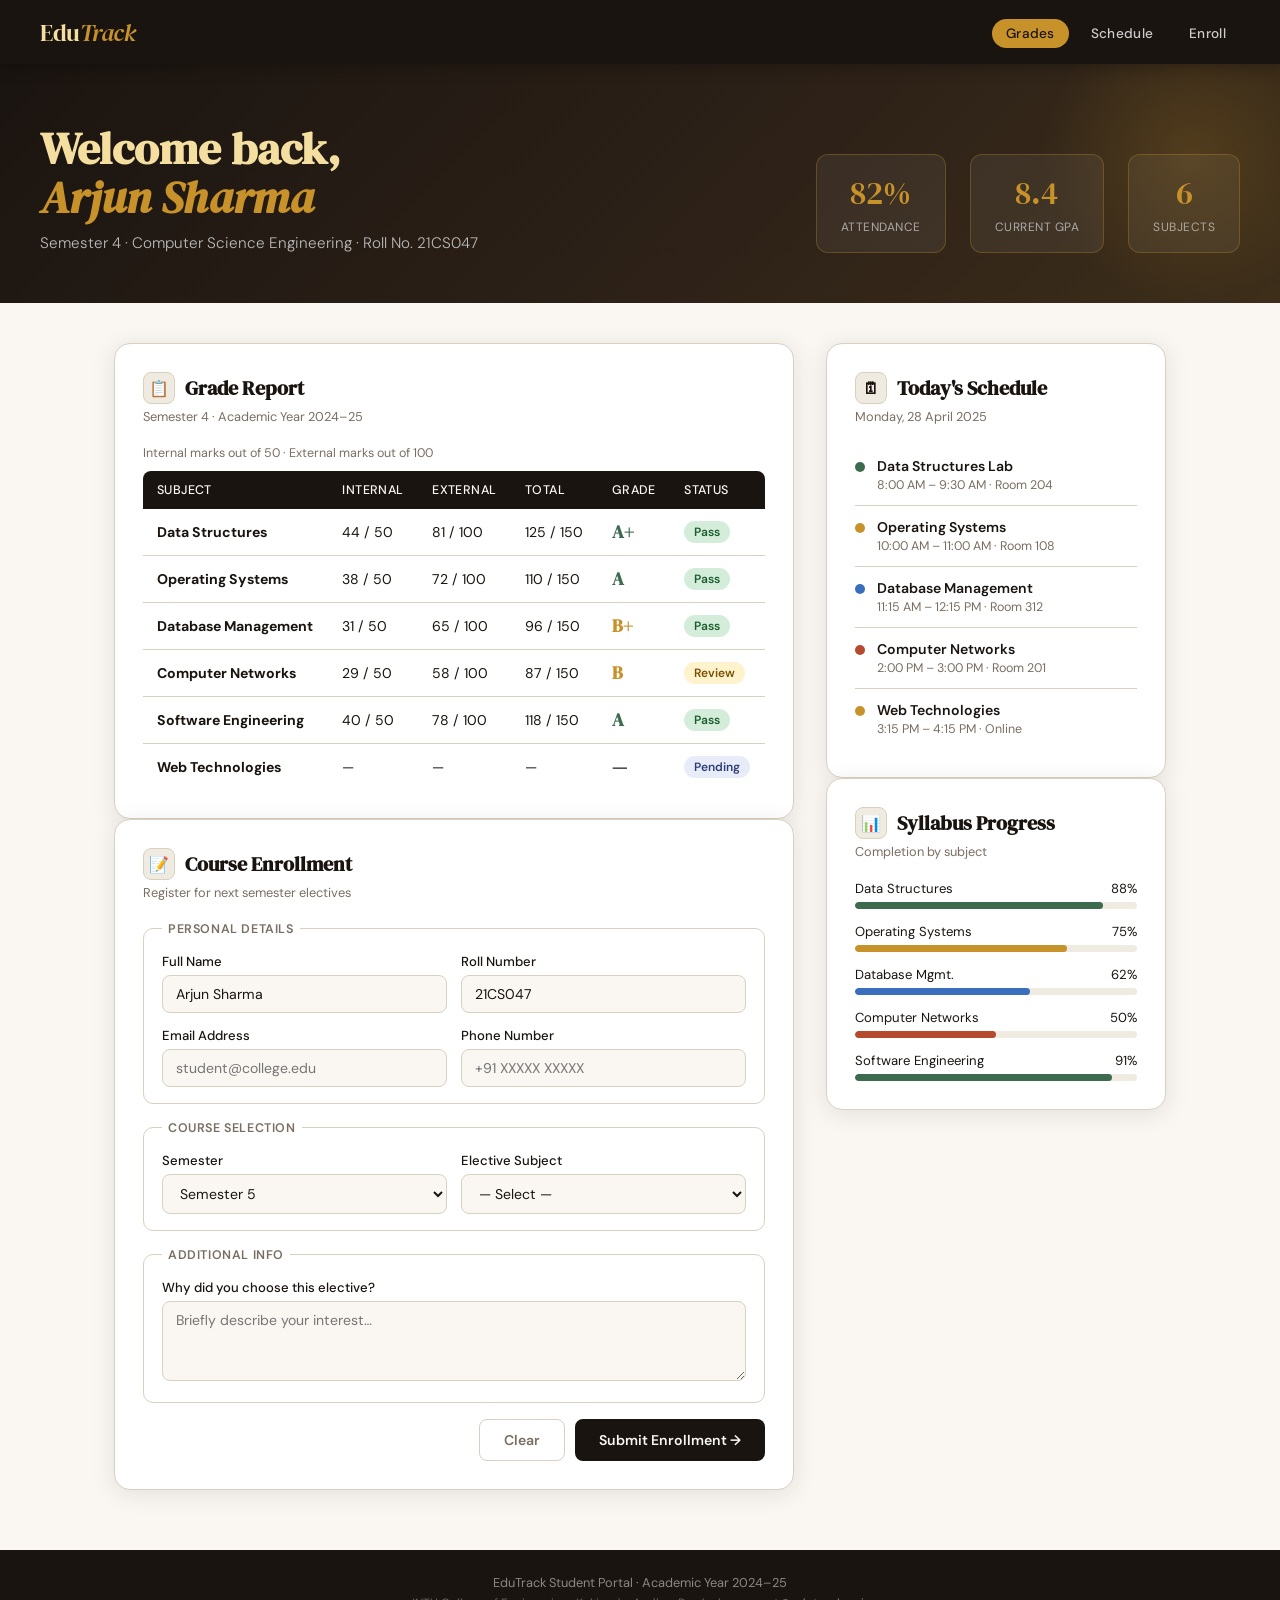
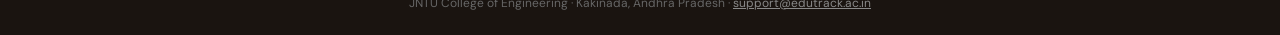
<file: student_portal.html>
<!DOCTYPE html>
<html lang="en">
<head>
  <meta charset="UTF-8" />
  <meta name="viewport" content="width=device-width, initial-scale=1.0" />
  <title>EduTrack — Student Portal</title>
  <link href="https://fonts.googleapis.com/css2?family=DM+Serif+Display:ital@0;1&family=DM+Sans:wght@300;400;500;600&display=swap" rel="stylesheet" />
  <style>
    *, *::before, *::after { box-sizing: border-box; margin: 0; padding: 0; }

    :root {
      --ink:      #1a1410;
      --paper:    #faf7f2;
      --cream:    #f0ebe0;
      --gold:     #c8922a;
      --gold-lt:  #f5dfa0;
      --rust:     #b54a2f;
      --sage:     #3d6b4f;
      --muted:    #7a6e62;
      --border:   #d9d0c0;
      --shadow:   0 4px 24px rgba(26,20,16,.10);
    }

    html { scroll-behavior: smooth; }

    body {
      font-family: 'DM Sans', sans-serif;
      background: var(--paper);
      color: var(--ink);
      min-height: 100vh;
    }

    /* ── HEADER ──────────────────────────────────── */
    header {
      background: var(--ink);
      color: var(--paper);
      padding: 0 40px;
      display: flex;
      align-items: center;
      justify-content: space-between;
      height: 64px;
      position: sticky;
      top: 0;
      z-index: 100;
      box-shadow: 0 2px 16px rgba(0,0,0,.3);
    }

    header .logo {
      font-family: 'DM Serif Display', serif;
      font-size: 1.5rem;
      letter-spacing: -.5px;
      color: var(--gold-lt);
    }
    header .logo span { color: var(--gold); font-style: italic; }

    nav ul {
      list-style: none;
      display: flex;
      gap: 8px;
    }
    nav ul li a {
      color: #ccc;
      text-decoration: none;
      font-size: .85rem;
      font-weight: 500;
      padding: 6px 14px;
      border-radius: 20px;
      transition: all .2s;
      letter-spacing: .3px;
    }
    nav ul li a:hover,
    nav ul li a.active {
      background: var(--gold);
      color: var(--ink);
    }

    /* ── HERO ────────────────────────────────────── */
    .hero {
      background: linear-gradient(135deg, #1a1410 0%, #2e2218 60%, #3d2e1a 100%);
      padding: 60px 40px 50px;
      color: var(--paper);
      display: flex;
      align-items: flex-end;
      gap: 40px;
      position: relative;
      overflow: hidden;
    }
    .hero::before {
      content: '';
      position: absolute;
      top: -60px; right: -60px;
      width: 300px; height: 300px;
      border-radius: 50%;
      background: radial-gradient(circle, rgba(200,146,42,.18) 0%, transparent 70%);
    }
    .hero-text h1 {
      font-family: 'DM Serif Display', serif;
      font-size: 2.8rem;
      line-height: 1.1;
      color: var(--gold-lt);
    }
    .hero-text h1 em {
      font-style: italic;
      color: var(--gold);
    }
    .hero-text p {
      margin-top: 10px;
      color: #bbb;
      font-size: .95rem;
      font-weight: 300;
    }
    .hero-stats {
      display: flex;
      gap: 24px;
      margin-left: auto;
      flex-shrink: 0;
    }
    .stat-box {
      text-align: center;
      background: rgba(255,255,255,.06);
      border: 1px solid rgba(200,146,42,.3);
      border-radius: 12px;
      padding: 16px 24px;
    }
    .stat-box .num {
      font-family: 'DM Serif Display', serif;
      font-size: 2rem;
      color: var(--gold);
      display: block;
    }
    .stat-box .lbl {
      font-size: .75rem;
      color: #aaa;
      letter-spacing: .5px;
      text-transform: uppercase;
    }

    /* ── LAYOUT ──────────────────────────────────── */
    .container {
      max-width: 1100px;
      margin: 0 auto;
      padding: 40px 24px;
      display: grid;
      grid-template-columns: 1fr 340px;
      gap: 32px;
    }

    /* ── CARDS ───────────────────────────────────── */
    .card {
      background: #fff;
      border: 1px solid var(--border);
      border-radius: 16px;
      padding: 28px;
      box-shadow: var(--shadow);
      margin-bottom: 28px;
    }
    .card:last-child { margin-bottom: 0; }

    .card-title {
      font-family: 'DM Serif Display', serif;
      font-size: 1.25rem;
      color: var(--ink);
      margin-bottom: 4px;
      display: flex;
      align-items: center;
      gap: 10px;
    }
    .card-title .icon {
      width: 32px; height: 32px;
      background: var(--cream);
      border: 1px solid var(--border);
      border-radius: 8px;
      display: flex; align-items: center; justify-content: center;
      font-size: 1rem;
    }
    .card-subtitle {
      font-size: .8rem;
      color: var(--muted);
      margin-bottom: 20px;
    }

    /* ── TABLE ───────────────────────────────────── */
    table {
      width: 100%;
      border-collapse: collapse;
      font-size: .88rem;
    }
    thead {
      background: var(--ink);
      color: var(--paper);
    }
    thead th {
      padding: 11px 14px;
      text-align: left;
      font-weight: 500;
      letter-spacing: .4px;
      font-size: .78rem;
      text-transform: uppercase;
    }
    thead th:first-child { border-radius: 8px 0 0 0; }
    thead th:last-child  { border-radius: 0 8px 0 0; }

    tbody tr {
      border-bottom: 1px solid var(--border);
      transition: background .15s;
    }
    tbody tr:hover { background: var(--cream); }
    tbody tr:last-child { border-bottom: none; }
    tbody td { padding: 11px 14px; color: var(--ink); }

    .badge {
      display: inline-block;
      padding: 3px 10px;
      border-radius: 20px;
      font-size: .75rem;
      font-weight: 600;
    }
    .badge-pass   { background: #d4edda; color: #1a5c2e; }
    .badge-warn   { background: #fff3cd; color: #7a5000; }
    .badge-fail   { background: #fde8e4; color: var(--rust); }
    .badge-pend   { background: #e8ecf8; color: #2c3e7a; }

    .grade {
      font-family: 'DM Serif Display', serif;
      font-size: 1.1rem;
      font-weight: 700;
    }
    .grade-a { color: var(--sage); }
    .grade-b { color: var(--gold); }
    .grade-c { color: var(--rust); }

    /* ── FORM ────────────────────────────────────── */
    form { display: flex; flex-direction: column; gap: 16px; }

    fieldset {
      border: 1px solid var(--border);
      border-radius: 10px;
      padding: 16px 18px;
    }
    legend {
      font-size: .78rem;
      font-weight: 600;
      color: var(--muted);
      text-transform: uppercase;
      letter-spacing: .6px;
      padding: 0 6px;
    }
    .field-row { display: grid; grid-template-columns: 1fr 1fr; gap: 14px; }

    label {
      font-size: .82rem;
      font-weight: 500;
      color: var(--ink);
      display: block;
      margin-bottom: 5px;
    }
    input, select, textarea {
      width: 100%;
      padding: 9px 13px;
      border: 1.5px solid var(--border);
      border-radius: 8px;
      font-family: 'DM Sans', sans-serif;
      font-size: .88rem;
      background: var(--paper);
      color: var(--ink);
      transition: border-color .2s, box-shadow .2s;
      outline: none;
    }
    input:focus, select:focus, textarea:focus {
      border-color: var(--gold);
      box-shadow: 0 0 0 3px rgba(200,146,42,.15);
    }
    textarea { resize: vertical; min-height: 80px; }

    .btn {
      padding: 11px 24px;
      border: none;
      border-radius: 8px;
      font-family: 'DM Sans', sans-serif;
      font-size: .88rem;
      font-weight: 600;
      cursor: pointer;
      transition: all .2s;
    }
    .btn-primary {
      background: var(--ink);
      color: var(--paper);
    }
    .btn-primary:hover { background: #2e2218; transform: translateY(-1px); box-shadow: 0 4px 12px rgba(0,0,0,.2); }
    .btn-secondary {
      background: transparent;
      color: var(--muted);
      border: 1.5px solid var(--border);
    }
    .btn-secondary:hover { border-color: var(--muted); color: var(--ink); }
    .form-actions { display: flex; gap: 10px; justify-content: flex-end; }

    /* ── SIDEBAR ─────────────────────────────────── */
    .sidebar { }

    /* schedule list */
    .schedule-list { list-style: none; }
    .schedule-list li {
      display: flex;
      gap: 12px;
      padding: 12px 0;
      border-bottom: 1px solid var(--border);
      align-items: flex-start;
    }
    .schedule-list li:last-child { border-bottom: none; }
    .schedule-dot {
      width: 10px; height: 10px;
      border-radius: 50%;
      margin-top: 5px;
      flex-shrink: 0;
    }
    .dot-gold  { background: var(--gold); }
    .dot-sage  { background: var(--sage); }
    .dot-rust  { background: var(--rust); }
    .dot-blue  { background: #3a6fbe; }
    .schedule-info .subject { font-weight: 600; font-size: .88rem; }
    .schedule-info .time { font-size: .78rem; color: var(--muted); margin-top: 2px; }

    /* progress bars */
    .progress-item { margin-bottom: 14px; }
    .progress-item:last-child { margin-bottom: 0; }
    .progress-header {
      display: flex;
      justify-content: space-between;
      font-size: .82rem;
      margin-bottom: 5px;
    }
    .progress-bar-bg {
      height: 7px;
      background: var(--cream);
      border-radius: 4px;
      overflow: hidden;
    }
    .progress-bar-fill {
      height: 100%;
      border-radius: 4px;
      transition: width 1s ease;
    }

    /* ── SECTION HEADINGS ────────────────────────── */
    .section-label {
      font-size: .7rem;
      font-weight: 700;
      letter-spacing: 1.5px;
      text-transform: uppercase;
      color: var(--gold);
      margin-bottom: 6px;
    }

    /* ── FOOTER ──────────────────────────────────── */
    footer {
      background: var(--ink);
      color: #888;
      text-align: center;
      padding: 24px;
      font-size: .8rem;
      margin-top: 20px;
    }
    footer address {
      font-style: normal;
      margin-top: 4px;
      color: #666;
      font-size: .75rem;
    }

    /* ── TOAST ───────────────────────────────────── */
    #toast {
      position: fixed;
      bottom: 30px; right: 30px;
      background: var(--sage);
      color: #fff;
      padding: 12px 22px;
      border-radius: 10px;
      font-size: .88rem;
      font-weight: 500;
      box-shadow: 0 4px 20px rgba(0,0,0,.2);
      transform: translateY(80px);
      opacity: 0;
      transition: all .35s cubic-bezier(.34,1.56,.64,1);
      z-index: 999;
    }
    #toast.show { transform: translateY(0); opacity: 1; }

    @media (max-width: 768px) {
      .container { grid-template-columns: 1fr; }
      .hero { flex-direction: column; }
      .hero-stats { margin-left: 0; }
      .field-row { grid-template-columns: 1fr; }
      header { padding: 0 20px; }
      nav { display: none; }
    }
  </style>
</head>
<body>

<!-- ══ HEADER ══════════════════════════════════════════════════ -->
<header>
  <div class="logo">Edu<span>Track</span></div>
  <nav>
    <ul>
      <li><a href="#grades" class="active">Grades</a></li>
      <li><a href="#schedule">Schedule</a></li>
      <li><a href="#enroll">Enroll</a></li>
    </ul>
  </nav>
</header>

<!-- ══ HERO ════════════════════════════════════════════════════ -->
<section class="hero" aria-label="Dashboard summary">
  <div class="hero-text">
    <h1>Welcome back,<br /><em>Arjun Sharma</em></h1>
    <p>Semester 4 · Computer Science Engineering · Roll No. 21CS047</p>
  </div>
  <div class="hero-stats" role="list">
    <div class="stat-box" role="listitem">
      <span class="num">82%</span>
      <span class="lbl">Attendance</span>
    </div>
    <div class="stat-box" role="listitem">
      <span class="num">8.4</span>
      <span class="lbl">Current GPA</span>
    </div>
    <div class="stat-box" role="listitem">
      <span class="num">6</span>
      <span class="lbl">Subjects</span>
    </div>
  </div>
</section>

<!-- ══ MAIN CONTENT ════════════════════════════════════════════ -->
<div class="container">

  <!-- ── LEFT COLUMN ── -->
  <main>

    <!-- GRADES TABLE -->
    <section id="grades" aria-labelledby="grades-heading">
      <article class="card">
        <h2 class="card-title" id="grades-heading">
          <span class="icon">📋</span> Grade Report
        </h2>
        <p class="card-subtitle">Semester 4 · Academic Year 2024–25</p>

        <table>
          <caption style="text-align:left;font-size:.78rem;color:var(--muted);margin-bottom:10px;">
            Internal marks out of 50 · External marks out of 100
          </caption>
          <thead>
            <tr>
              <th scope="col">Subject</th>
              <th scope="col">Internal</th>
              <th scope="col">External</th>
              <th scope="col">Total</th>
              <th scope="col">Grade</th>
              <th scope="col">Status</th>
            </tr>
          </thead>
          <tbody>
            <tr>
              <td><strong>Data Structures</strong></td>
              <td>44 / 50</td>
              <td>81 / 100</td>
              <td>125 / 150</td>
              <td><span class="grade grade-a">A+</span></td>
              <td><span class="badge badge-pass">Pass</span></td>
            </tr>
            <tr>
              <td><strong>Operating Systems</strong></td>
              <td>38 / 50</td>
              <td>72 / 100</td>
              <td>110 / 150</td>
              <td><span class="grade grade-a">A</span></td>
              <td><span class="badge badge-pass">Pass</span></td>
            </tr>
            <tr>
              <td><strong>Database Management</strong></td>
              <td>31 / 50</td>
              <td>65 / 100</td>
              <td>96 / 150</td>
              <td><span class="grade grade-b">B+</span></td>
              <td><span class="badge badge-pass">Pass</span></td>
            </tr>
            <tr>
              <td><strong>Computer Networks</strong></td>
              <td>29 / 50</td>
              <td>58 / 100</td>
              <td>87 / 150</td>
              <td><span class="grade grade-b">B</span></td>
              <td><span class="badge badge-warn">Review</span></td>
            </tr>
            <tr>
              <td><strong>Software Engineering</strong></td>
              <td>40 / 50</td>
              <td>78 / 100</td>
              <td>118 / 150</td>
              <td><span class="grade grade-a">A</span></td>
              <td><span class="badge badge-pass">Pass</span></td>
            </tr>
            <tr>
              <td><strong>Web Technologies</strong></td>
              <td>—</td>
              <td>—</td>
              <td>—</td>
              <td><span class="grade">—</span></td>
              <td><span class="badge badge-pend">Pending</span></td>
            </tr>
          </tbody>
        </table>
      </article>
    </section>

    <!-- ENROLLMENT FORM -->
    <section id="enroll" aria-labelledby="enroll-heading">
      <article class="card">
        <h2 class="card-title" id="enroll-heading">
          <span class="icon">📝</span> Course Enrollment
        </h2>
        <p class="card-subtitle">Register for next semester electives</p>

        <form id="enrollForm" novalidate>

          <fieldset>
            <legend>Personal Details</legend>
            <div class="field-row">
              <div>
                <label for="fullname">Full Name</label>
                <input type="text" id="fullname" name="fullname" value="Arjun Sharma" required />
              </div>
              <div>
                <label for="rollno">Roll Number</label>
                <input type="text" id="rollno" name="rollno" value="21CS047" required />
              </div>
            </div>
            <div class="field-row" style="margin-top:14px;">
              <div>
                <label for="email">Email Address</label>
                <input type="email" id="email" name="email" placeholder="student@college.edu" required />
              </div>
              <div>
                <label for="phone">Phone Number</label>
                <input type="tel" id="phone" name="phone" placeholder="+91 XXXXX XXXXX" />
              </div>
            </div>
          </fieldset>

          <fieldset>
            <legend>Course Selection</legend>
            <div class="field-row">
              <div>
                <label for="semester">Semester</label>
                <select id="semester" name="semester">
                  <option value="">— Select —</option>
                  <option value="5" selected>Semester 5</option>
                  <option value="6">Semester 6</option>
                  <option value="7">Semester 7</option>
                </select>
              </div>
              <div>
                <label for="elective">Elective Subject</label>
                <select id="elective" name="elective">
                  <option value="">— Select —</option>
                  <option value="ml">Machine Learning</option>
                  <option value="cv">Computer Vision</option>
                  <option value="cc">Cloud Computing</option>
                  <option value="cy">Cybersecurity</option>
                  <option value="bi">Business Intelligence</option>
                </select>
              </div>
            </div>
          </fieldset>

          <fieldset>
            <legend>Additional Info</legend>
            <label for="reason">Why did you choose this elective?</label>
            <textarea id="reason" name="reason" placeholder="Briefly describe your interest…"></textarea>
          </fieldset>

          <div class="form-actions">
            <button type="reset" class="btn btn-secondary">Clear</button>
            <button type="submit" class="btn btn-primary">Submit Enrollment →</button>
          </div>

        </form>
      </article>
    </section>

  </main>

  <!-- ── SIDEBAR ── -->
  <aside aria-label="Upcoming schedule and progress">

    <!-- SCHEDULE -->
    <section id="schedule" aria-labelledby="schedule-heading">
      <div class="card">
        <h2 class="card-title" id="schedule-heading">
          <span class="icon">🗓</span> Today's Schedule
        </h2>
        <p class="card-subtitle">Monday, 28 April 2025</p>

        <ul class="schedule-list">
          <li>
            <span class="schedule-dot dot-sage"></span>
            <div class="schedule-info">
              <div class="subject">Data Structures Lab</div>
              <div class="time">8:00 AM – 9:30 AM · Room 204</div>
            </div>
          </li>
          <li>
            <span class="schedule-dot dot-gold"></span>
            <div class="schedule-info">
              <div class="subject">Operating Systems</div>
              <div class="time">10:00 AM – 11:00 AM · Room 108</div>
            </div>
          </li>
          <li>
            <span class="schedule-dot dot-blue"></span>
            <div class="schedule-info">
              <div class="subject">Database Management</div>
              <div class="time">11:15 AM – 12:15 PM · Room 312</div>
            </div>
          </li>
          <li>
            <span class="schedule-dot dot-rust"></span>
            <div class="schedule-info">
              <div class="subject">Computer Networks</div>
              <div class="time">2:00 PM – 3:00 PM · Room 201</div>
            </div>
          </li>
          <li>
            <span class="schedule-dot dot-gold"></span>
            <div class="schedule-info">
              <div class="subject">Web Technologies</div>
              <div class="time">3:15 PM – 4:15 PM · Online</div>
            </div>
          </li>
        </ul>
      </div>
    </section>

    <!-- PROGRESS -->
    <section aria-labelledby="progress-heading">
      <div class="card">
        <h2 class="card-title" id="progress-heading">
          <span class="icon">📊</span> Syllabus Progress
        </h2>
        <p class="card-subtitle">Completion by subject</p>

        <div>
          <div class="progress-item">
            <div class="progress-header">
              <span>Data Structures</span><span>88%</span>
            </div>
            <div class="progress-bar-bg">
              <div class="progress-bar-fill" style="width:88%;background:var(--sage);"></div>
            </div>
          </div>
          <div class="progress-item">
            <div class="progress-header">
              <span>Operating Systems</span><span>75%</span>
            </div>
            <div class="progress-bar-bg">
              <div class="progress-bar-fill" style="width:75%;background:var(--gold);"></div>
            </div>
          </div>
          <div class="progress-item">
            <div class="progress-header">
              <span>Database Mgmt.</span><span>62%</span>
            </div>
            <div class="progress-bar-bg">
              <div class="progress-bar-fill" style="width:62%;background:#3a6fbe;"></div>
            </div>
          </div>
          <div class="progress-item">
            <div class="progress-header">
              <span>Computer Networks</span><span>50%</span>
            </div>
            <div class="progress-bar-bg">
              <div class="progress-bar-fill" style="width:50%;background:var(--rust);"></div>
            </div>
          </div>
          <div class="progress-item">
            <div class="progress-header">
              <span>Software Engineering</span><span>91%</span>
            </div>
            <div class="progress-bar-bg">
              <div class="progress-bar-fill" style="width:91%;background:var(--sage);"></div>
            </div>
          </div>
        </div>
      </div>
    </section>

  </aside>
</div>

<!-- ══ FOOTER ══════════════════════════════════════════════════ -->
<footer>
  <p>EduTrack Student Portal · Academic Year 2024–25</p>
  <address>
    JNTU College of Engineering · Kakinada, Andhra Pradesh · 
    <a href="mailto:support@edutrack.ac.in" style="color:#888;">support@edutrack.ac.in</a>
  </address>
</footer>

<!-- ══ TOAST ════════════════════════════════════════════════════ -->
<div id="toast" role="status" aria-live="polite">✔ Enrollment submitted successfully!</div>

<script>
  document.getElementById('enrollForm').addEventListener('submit', function(e) {
    e.preventDefault();
    const toast = document.getElementById('toast');
    toast.classList.add('show');
    setTimeout(() => toast.classList.remove('show'), 3500);
  });
</script>

</body>
</html>
</file>
